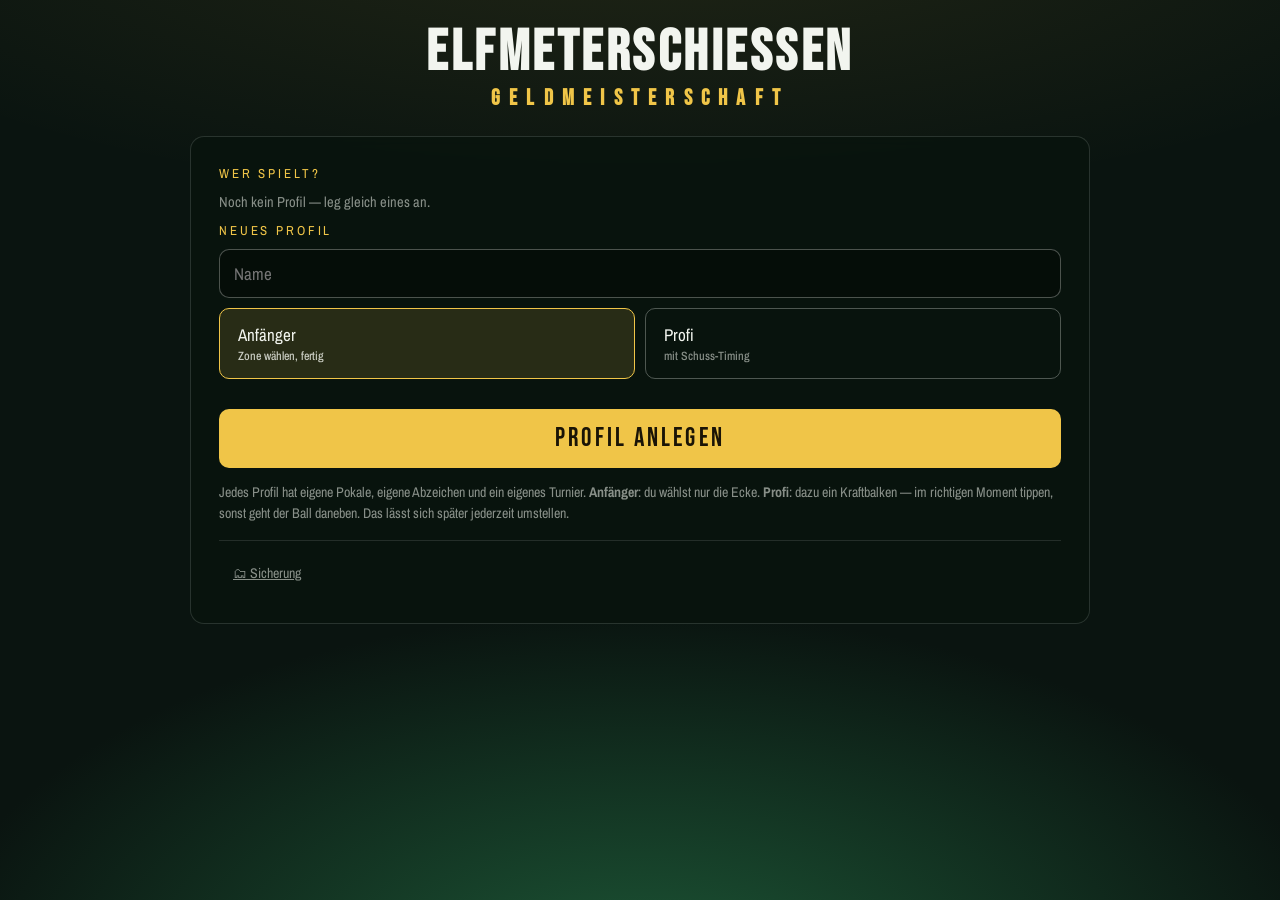
<file: index.html>
<!DOCTYPE html>
<html lang="de">
<head>
<meta charset="UTF-8">
<meta name="viewport" content="width=device-width, initial-scale=1.0">
<title>Elfmeterschiessen — Geldmeisterschaft</title>
<link rel="preconnect" href="https://fonts.googleapis.com">
<link href="https://fonts.googleapis.com/css2?family=Archivo+Narrow:wght@500;700&family=Bebas+Neue&display=swap" rel="stylesheet">
<link rel="stylesheet" href="css/style.css">
</head>
<body>
<div class="wrap">
  <h1>ELFMETERSCHIESSEN<span class="sub">GELDMEISTERSCHAFT</span></h1>

  <!-- ============ PROFILWAHL ============ -->
  <section id="scr-profil" class="screen active">
    <div class="setup-card">
      <div class="label">Wer spielt?</div>
      <div class="prof-liste" id="profListe"></div>

      <div class="prof-neu" id="profNeu">
        <div class="label">Neues Profil</div>
        <input class="prof-input" id="profName" type="text" maxlength="14"
               placeholder="Name" autocomplete="off">
        <div class="prof-modus">
          <button class="mode-btn sel" id="profAnf" type="button">
            Anfänger<small>Zone wählen, fertig</small>
          </button>
          <button class="mode-btn" id="profPro" type="button">
            Profi<small>mit Schuss-Timing</small>
          </button>
        </div>
        <button class="start-btn" id="profAnlegenBtn" type="button">PROFIL ANLEGEN</button>
      </div>

      <p class="hint">
        Jedes Profil hat eigene Pokale, eigene Abzeichen und ein eigenes Turnier.
        <b>Anfänger</b>: du wählst nur die Ecke. <b>Profi</b>: dazu ein Kraftbalken —
        im richtigen Moment tippen, sonst geht der Ball daneben. Das lässt sich
        später jederzeit umstellen.
      </p>

      <!-- Sicherung: Profile mitnehmen oder zurückholen -->
      <div class="sicher-box">
        <button class="link-btn" id="sicherAufBtn" type="button">🗂 Sicherung</button>
        <div class="sicher-inhalt" id="sicherInhalt" style="display:none">
          <p class="hint sicher-hint">
            Pokale und Abzeichen liegen nur in diesem Browser. Wer die
            Website-Daten löscht, verliert sie. Mit einer Sicherung nimmst du
            alles mit — auf ein anderes Gerät oder einfach zur Aufbewahrung.
          </p>
          <div class="sicher-reihe">
            <button class="start-btn schmal" id="sicherZeigenBtn" type="button">Sicherung erstellen</button>
            <button class="start-btn schmal hell" id="sicherLesenBtn" type="button">Sicherung einlesen</button>
          </div>

          <!-- Export -->
          <div class="sicher-teil" id="sicherExport" style="display:none">
            <div class="label">Deine Sicherung</div>
            <textarea class="sicher-feld" id="sicherAus" readonly rows="4"></textarea>
            <div class="sicher-reihe">
              <button class="start-btn schmal" id="sicherKopierBtn" type="button">Text kopieren</button>
              <button class="start-btn schmal hell" id="sicherDateiBtn" type="button">Als Datei speichern</button>
            </div>
            <p class="hint sicher-hint">
              Am einfachsten: <b>Text kopieren</b> und in eine Notiz oder Mail an
              dich selber einfügen. Zum Zurückholen denselben Text bei
              <b>Sicherung einlesen</b> einfügen.
            </p>
          </div>

          <!-- Import -->
          <div class="sicher-teil" id="sicherImport" style="display:none">
            <div class="label">Sicherung einlesen</div>
            <textarea class="sicher-feld" id="sicherEin" rows="4"
                      placeholder="Sicherungs-Text hier einfügen"></textarea>
            <div class="sicher-reihe">
              <button class="start-btn schmal" id="sicherStartBtn" type="button">Einlesen</button>
              <label class="start-btn schmal hell sicher-datei-btn">
                Datei wählen
                <input type="file" id="sicherDatei" accept=".json,application/json,text/plain">
              </label>
            </div>
            <p class="hint sicher-hint">
              Bestehende Profile bleiben erhalten. Gibt es einen Namen schon,
              kommt das eingelesene Profil als <b>Name (2)</b> dazu.
            </p>
          </div>

          <div class="sicher-meldung" id="sicherMeldung"></div>
        </div>
      </div>
    </div>
  </section>

  <!-- ============ VITRINE ============ -->
  <section id="scr-vitrine" class="screen">
    <div class="wm-kopf">
      <div class="wm-titel" id="vitTitel">Vitrine</div>
      <div class="wm-unter" id="vitUnter"></div>
    </div>
    <div class="vitrine" id="vitrine"></div>
    <div class="wm-links">
      <button class="link-btn" id="vitZurueckBtn" type="button">Zurück</button>
    </div>
  </section>

  <!-- ============ MEIN KADER ============ -->
  <section id="scr-kader" class="screen">
    <div class="wm-kopf">
      <div class="wm-titel">Mein Kader</div>
      <div class="wm-unter" id="kaderUnter"></div>
    </div>
    <div class="setup-card">
      <div class="label">Land wählen</div>
      <div class="flag-grid" id="kaderGrid"></div>

      <div class="label">Schussreihenfolge</div>
      <div class="kader-liste" id="kaderListe"></div>

      <div class="kader-aktion">
        <button class="link-btn" id="kaderStandardBtn" type="button">↺ Automatisch nach Stärke</button>
      </div>
      <p class="hint">
        Die <b>ersten fünf</b> schiessen im Normalfall — nur bei Sudden Death
        kommen die anderen dran. Mit <b>▲</b> und <b>▼</b> stellst du selber
        auf; das gilt für dieses Land und wird gespeichert. Kaufst du später
        einen Spieler dazu, rutscht er automatisch an seinen Platz.
      </p>
      <div class="wm-links">
        <button class="link-btn" id="kaderZurueckBtn" type="button">Zurück</button>
      </div>
    </div>
  </section>

  <!-- ============ TRANSFERMARKT ============ -->
  <section id="scr-markt" class="screen">
    <div class="wm-kopf">
      <div class="wm-titel">Transfermarkt</div>
      <div class="wm-unter" id="marktUnter"></div>
    </div>
    <div class="setup-card">
      <div class="label">Land wählen</div>
      <div class="flag-grid" id="marktGrid"></div>
      <div class="markt-liste" id="marktListe"></div>
      <div class="markt-meldung" id="marktMeldung"></div>
      <p class="hint">
        Die drei besten Schützen jedes Landes musst du freischalten. Preisgeld
        verdienst du in der Geldmeisterschaft — für jede Runde, die du erreichst.
        Hast du alle drei, kommt die <b>Legende</b> des Landes dazu: der beste
        Schütze überhaupt, und er schiesst als Erster.
      </p>
      <div class="wm-links">
        <button class="link-btn" id="marktZurueckBtn" type="button">Zurück</button>
      </div>
    </div>
  </section>

  <!-- ============ SETUP ============ -->
  <section id="scr-setup" class="screen">
    <div class="setup-card">
      <div class="prof-kopf">
        <div class="prof-wer" id="profWer"></div>
        <div class="prof-kopf-btn">
          <button class="link-btn" id="vitrineBtn" type="button">🏆 Vitrine</button>
          <button class="link-btn" id="kaderBtn" type="button">⚽ Mein Kader</button>
          <button class="link-btn" id="marktBtn" type="button">🛒 Transfermarkt</button>
          <button class="link-btn" id="modusBtn" type="button"></button>
          <button class="link-btn" id="profWechselBtn" type="button">Profil wechseln</button>
        </div>
      </div>

      <!-- Aufgabe von heute -->
      <div id="challBox"></div>

      <div class="label">Modus</div>
      <div class="mode-row">
        <button class="mode-btn sel" id="m2p" type="button">2 Spieler am gleichen Gerät</button>
        <button class="mode-btn" id="m1p" type="button">1 Spieler gegen Computer</button>
        <button class="mode-btn" id="mwm" type="button">Geldmeisterschaft 🏆</button>
        <button class="mode-btn" id="mwm2" type="button">Geldmeisterschaft zu zweit 🏆🏆</button>
      </div>

      <!-- Wer ist Spieler 2 im Turnier zu zweit? -->
      <div class="sp2-box" id="sp2Box" style="display:none">
        <div class="label">Spieler 2</div>
        <div class="sp2-liste" id="sp2Liste"></div>
      </div>

      <!-- Frage beim Start: gespeichertes Turnier weiterspielen? -->
      <div class="wm-frage" id="wmFrage" style="display:none">
        <div class="wm-frage-txt" id="wmFrageTxt"></div>
        <div class="wm-frage-btn">
          <button class="start-btn schmal" id="wmWeiterBtn" type="button">Turnier weiterspielen</button>
          <button class="start-btn schmal hell" id="wmNeuStartBtn" type="button">Neues Turnier</button>
        </div>
      </div>

      <div class="label" id="pickLbl">Länder wählen — zuerst Team 1, dann Team 2</div>
      <div class="flag-grid" id="grid"></div>

      <button class="start-btn" id="startBtn" type="button">ANSTOSS</button>

      <p class="hint">
        Ablauf pro Elfmeter: Der Torwart wählt verdeckt <b>3 Zonen</b> (Tasten 1–9, Nummernblock-Layout),
        danach wählt der Schütze <b>1 Zone</b>. Trifft der Schütze eine abgedeckte Zone, hält der Torwart —
        sonst ist es ein Tor. Klassisches Format: 5 Schüsse pro Team, danach Sudden Death.
        Jedes Land hat 11 Schützen: Sie kommen der Reihe nach — erst wenn alle geschossen
        haben, ist der erste wieder dran.
      </p>
    </div>
  </section>

  <!-- ============ SPIEL ============ -->
  <section id="scr-game" class="screen">
    <div class="wm-band" id="wmBand" style="display:none"></div>
    <div class="board">
      <div class="team">
        <div class="name" id="nameA"></div>
        <div class="ticks" id="ticksA"></div>
      </div>
      <div class="score"><span id="scoreA">0</span> : <span id="scoreB">0</span></div>
      <div class="team">
        <div class="name" id="nameB"></div>
        <div class="ticks" id="ticksB"></div>
      </div>
      <button class="snd-btn" id="sndBtn" type="button" title="Sound an/aus">🔊</button>
    </div>

    <div class="status">
      <div class="who" id="stWho"></div>
      <div class="what" id="stWhat"></div>
      <div class="secret" id="secret" style="display:none"><span></span><span></span><span></span></div>
      <div class="serie-anz" id="serieAnz" style="display:none"></div>
    </div>

    <div class="pitch">
     <!-- Die Szene liegt in zwei Ebenen mit echtem Abstand in der Tiefe:
          "fern" sind Ränge und Flutlicht, "nah" Rasen, Tor und Figuren.
          Beim Kameraschwenk entsteht dadurch echte Parallaxe. -->
     <div class="szene" id="szene">
      <div class="szene-atem" id="szeneAtem">

      <!-- ======== EBENE FERN: Ränge und Flutlicht ======== -->
      <svg class="lage-fern" id="goalBg" viewBox="0 0 600 400" aria-hidden="true">
        <defs>
          <linearGradient id="sky" x1="0" y1="0" x2="0" y2="1">
            <stop offset="0" stop-color="#060d09"/>
            <stop offset="1" stop-color="#0d2417"/>
          </linearGradient>
          <radialGradient id="lampenhalo" cx="0.5" cy="0.5" r="0.5">
            <stop offset="0" stop-color="rgba(255,250,225,.55)"/>
            <stop offset="0.5" stop-color="rgba(255,244,200,.16)"/>
            <stop offset="1" stop-color="rgba(255,244,200,0)"/>
          </radialGradient>
        </defs>
        <rect x="0" y="0" width="600" height="252" fill="url(#sky)"/>
        <rect x="0" y="0" width="600" height="128" fill="#0c1812"/>
        <g id="crowd"></g>

        <!-- Flutlicht-Masten mit Lampenbänken und Lichtkegeln -->
        <g class="flutlicht">
          <polygon points="70,0 10,0 190,150 230,150" fill="rgba(255,246,214,.06)"/>
          <polygon points="530,0 590,0 410,150 370,150" fill="rgba(255,246,214,.06)"/>
          <polygon points="196,0 168,0 250,120 276,120" fill="rgba(255,246,214,.035)"/>
          <polygon points="404,0 432,0 350,120 324,120" fill="rgba(255,246,214,.035)"/>
          <ellipse cx="40" cy="14" rx="46" ry="26" fill="url(#lampenhalo)"/>
          <ellipse cx="560" cy="14" rx="46" ry="26" fill="url(#lampenhalo)"/>
          <ellipse cx="182" cy="12" rx="30" ry="17" fill="url(#lampenhalo)"/>
          <ellipse cx="418" cy="12" rx="30" ry="17" fill="url(#lampenhalo)"/>
          <!-- Lampenbänke etwas unter dem Rand: die ferne Ebene ist leicht
               überskaliert, oben am Rand würden sie angeschnitten -->
          <g fill="#fffbe8">
            <rect x="16" y="9" width="9" height="6" rx="2"/><rect x="28" y="9" width="9" height="6" rx="2"/>
            <rect x="40" y="9" width="9" height="6" rx="2"/><rect x="52" y="9" width="9" height="6" rx="2"/>
            <rect x="539" y="9" width="9" height="6" rx="2"/><rect x="551" y="9" width="9" height="6" rx="2"/>
            <rect x="563" y="9" width="9" height="6" rx="2"/><rect x="575" y="9" width="9" height="6" rx="2"/>
            <rect x="172" y="8" width="8" height="5" rx="2"/><rect x="184" y="8" width="8" height="5" rx="2"/>
            <rect x="408" y="8" width="8" height="5" rx="2"/><rect x="420" y="8" width="8" height="5" rx="2"/>
          </g>
        </g>
      </svg>

      <!-- ======== EBENE NAH: Rasen, Tor, Figuren ======== -->
      <svg id="goal" viewBox="0 0 600 400" aria-label="Tor mit 9 Zonen">
        <defs>
          <linearGradient id="grass" x1="0" y1="0" x2="0" y2="1">
            <stop offset="0" stop-color="#1a4f31"/>
            <stop offset="1" stop-color="#236842"/>
          </linearGradient>
          <linearGradient id="gJersey" x1="0" y1="0" x2="0.85" y2="1">
            <stop offset="0" id="gJ1" stop-color="#ffd96a"/>
            <stop offset="1" id="gJ2" stop-color="#b8901f"/>
          </linearGradient>
          <linearGradient id="gKeep" x1="0" y1="0" x2="0.85" y2="1">
            <stop offset="0" stop-color="#3fd0bd"/>
            <stop offset="1" stop-color="#177568"/>
          </linearGradient>
          <!-- Flutlicht: Lichtteppich auf dem Rasen -->
          <radialGradient id="lichtpool" cx="0.5" cy="0.5" r="0.5">
            <stop offset="0" stop-color="rgba(255,246,214,.16)"/>
            <stop offset="0.55" stop-color="rgba(255,246,214,.07)"/>
            <stop offset="1" stop-color="rgba(255,246,214,0)"/>
          </radialGradient>
        </defs>

        <!-- Rasen -->
        <rect x="0" y="250" width="600" height="150" fill="url(#grass)"/>
        <polygon points="0,290 600,290 600,322 0,322" fill="rgba(0,0,0,.07)"/>
        <polygon points="0,354 600,354 600,400 0,400" fill="rgba(0,0,0,.07)"/>
        <line x1="40" y1="400" x2="120" y2="252" stroke="rgba(242,245,239,.06)" stroke-width="2"/>
        <line x1="560" y1="400" x2="480" y2="252" stroke="rgba(242,245,239,.06)" stroke-width="2"/>
        <rect x="0" y="250" width="600" height="3" fill="rgba(242,245,239,.55)"/>
        <!-- Lichtteppich des Flutlichts auf dem Rasen -->
        <ellipse class="flutlicht" cx="300" cy="322" rx="300" ry="82" fill="url(#lichtpool)"/>
        <ellipse cx="300" cy="346" rx="7" ry="3.5" fill="rgba(242,245,239,.8)"/>

        <!-- Tor-Tiefe -->
        <g opacity=".9">
          <polygon points="65,25 122,62 122,250 65,252" fill="rgba(242,245,239,.045)"/>
          <polygon points="535,25 478,62 478,250 535,252" fill="rgba(242,245,239,.045)"/>
          <polygon points="65,25 535,25 478,62 122,62" fill="rgba(242,245,239,.05)"/>
          <line x1="65" y1="25" x2="122" y2="62" stroke="rgba(242,245,239,.35)" stroke-width="2"/>
          <line x1="535" y1="25" x2="478" y2="62" stroke="rgba(242,245,239,.35)" stroke-width="2"/>
          <line x1="122" y1="62" x2="478" y2="62" stroke="rgba(242,245,239,.3)" stroke-width="2"/>
          <line x1="122" y1="62" x2="122" y2="250" stroke="rgba(242,245,239,.25)" stroke-width="2"/>
          <line x1="478" y1="62" x2="478" y2="250" stroke="rgba(242,245,239,.25)" stroke-width="2"/>
        </g>
        <g id="net"></g>

        <!-- Pfosten/Latte -->
        <rect x="60" y="20" width="10" height="232" rx="4" fill="#f2f5ef"/>
        <rect x="530" y="20" width="10" height="232" rx="4" fill="#f2f5ef"/>
        <rect x="60" y="20" width="480" height="10" rx="4" fill="#f2f5ef"/>

        <!-- Zonen -->
        <g id="zones"></g>

        <!-- Zielkreuz: erscheint, wenn der Schütze zielt.
             Ab Halbfinal und bei Matchball wackelt es (Anspannung). -->
        <g id="zielkreuz" transform="translate(300,122)" style="display:none">
          <g class="zk-inner">
            <circle r="17" fill="none" stroke="rgba(240,197,72,.8)" stroke-width="2"/>
            <circle r="27" fill="none" stroke="rgba(240,197,72,.28)" stroke-width="1.5"/>
            <line x1="-34" y1="0" x2="-21" y2="0" stroke="rgba(240,197,72,.8)" stroke-width="2"/>
            <line x1="21" y1="0" x2="34" y2="0" stroke="rgba(240,197,72,.8)" stroke-width="2"/>
            <line x1="0" y1="-34" x2="0" y2="-21" stroke="rgba(240,197,72,.8)" stroke-width="2"/>
            <line x1="0" y1="21" x2="0" y2="34" stroke="rgba(240,197,72,.8)" stroke-width="2"/>
            <circle r="2.4" fill="rgba(240,197,72,.9)"/>
          </g>
        </g>

        <!-- Torwart (Frontansicht) -->
        <g id="keeper" class="sway">
          <g id="keeperFlagG" transform="translate(289.5,135) scale(0.7)"></g>
          <ellipse cx="300" cy="251" rx="21" ry="5" fill="rgba(0,0,0,.32)"/>
          <!-- Beine: Stutzen + Schuhe -->
          <line x1="294" y1="226" x2="291" y2="245" stroke="#177568" stroke-width="7.5" stroke-linecap="round"/>
          <line x1="306" y1="226" x2="309" y2="245" stroke="#177568" stroke-width="7.5" stroke-linecap="round"/>
          <ellipse cx="289" cy="248" rx="7" ry="4" fill="#111"/>
          <ellipse cx="311" cy="248" rx="7" ry="4" fill="#111"/>
          <!-- Hose -->
          <path d="M289 214 q11 4 22 0 l1 12 q-4 3 -8 0 l-4 -6 -4 6 q-4 3 -8 0 z" fill="#143832"/>
          <!-- Oberkörper -->
          <path d="M287 181 q13 -9 26 0 l2 34 q-15 6 -30 0 z" fill="url(#gKeep)" stroke="#0e4d44" stroke-width=".6"/>
          <ellipse cx="294" cy="195" rx="6" ry="11" fill="#fff" opacity=".09" transform="rotate(-14 294 195)"/>
          <text class="kitnum" x="300" y="206" text-anchor="middle" font-size="14" fill="#06322b">1</text>
          <!-- Arme: Trikot + Unterarm + Handschuhe -->
          <line x1="291" y1="187" x2="280" y2="198" stroke="#2bb3a3" stroke-width="7.5" stroke-linecap="round"/>
          <line x1="309" y1="187" x2="320" y2="198" stroke="#2bb3a3" stroke-width="7.5" stroke-linecap="round"/>
          <line x1="280" y1="198" x2="269" y2="208" stroke="#d9a06e" stroke-width="6" stroke-linecap="round"/>
          <line x1="320" y1="198" x2="331" y2="208" stroke="#d9a06e" stroke-width="6" stroke-linecap="round"/>
          <circle cx="267" cy="210" r="6" fill="#ececec" stroke="#999" stroke-width=".8"/>
          <circle cx="333" cy="210" r="6" fill="#ececec" stroke="#999" stroke-width=".8"/>
          <!-- Kopf -->
          <rect x="296" y="176" width="8" height="6" rx="2" fill="#d9a06e"/>
          <circle cx="300" cy="168" r="11" fill="#d9a06e"/>
          <path d="M289 165 q11 -10 22 0 l0 -5 q-11 -9 -22 0 z" fill="#2c2c2c"/>
          <circle cx="296" cy="168" r="1.3" fill="#222"/>
          <circle cx="304" cy="168" r="1.3" fill="#222"/>
        </g>

        <!-- Flitzer -->
        <g id="streaker">
          <g>
            <ellipse cx="0" cy="334" rx="15" ry="4" fill="rgba(0,0,0,.3)"/>
            <circle cx="0" cy="288" r="9" fill="#e8b88a"/>
            <path d="M-9 285 q9 -8 18 0 l0 -4 q-9 -7 -18 0 z" fill="#3a2a1a"/>
            <line class="armA" x1="-4" y1="300" x2="-16" y2="316" stroke="#e8b88a" stroke-width="6" stroke-linecap="round"/>
            <line class="armB" x1="4" y1="300" x2="16" y2="316" stroke="#e8b88a" stroke-width="6" stroke-linecap="round"/>
            <rect x="-8" y="296" width="16" height="22" rx="7" fill="#e8b88a"/>
            <rect x="-11" y="313" width="22" height="8" rx="3" fill="#111"/>
            <line class="legA" x1="-4" y1="320" x2="-9" y2="333" stroke="#e8b88a" stroke-width="7" stroke-linecap="round"/>
            <line class="legB" x1="4" y1="320" x2="9" y2="333" stroke="#e8b88a" stroke-width="7" stroke-linecap="round"/>
          </g>
        </g>

        <!-- Schütze (Rückenansicht) -->
        <g id="shooter">
          <g id="shooterFlagG" transform="translate(317.5,231) scale(0.7)"></g>
          <text id="shName" class="figname" x="328" y="376" text-anchor="middle"></text>
          <ellipse cx="328" cy="359" rx="25" ry="6" fill="rgba(0,0,0,.32)"/>
          <!-- Bein links: Oberschenkel (Haut), Stutzen, Schuh -->
          <line id="shThighL" x1="322" y1="322" x2="317" y2="336" stroke="#e8b88a" stroke-width="8" stroke-linecap="round"/>
          <line id="shSockL" x1="317" y1="336" x2="312" y2="353" stroke="#1c2f55" stroke-width="7" stroke-linecap="round"/>
          <ellipse cx="310" cy="356" rx="7" ry="4" fill="#111"/>
          <!-- Bein rechts (Schussbein) -->
          <g id="legR">
            <line id="shThighR" x1="334" y1="322" x2="339" y2="336" stroke="#e8b88a" stroke-width="8" stroke-linecap="round"/>
            <line id="shSockR" x1="339" y1="336" x2="343" y2="351" stroke="#1c2f55" stroke-width="7" stroke-linecap="round"/>
            <ellipse cx="345" cy="353" rx="7" ry="4" fill="#111"/>
          </g>
          <!-- Hose -->
          <path id="shShorts" d="M312 311 q16 6 32 0 l-2 14 q-5 4 -10 1 l-4 -7 -4 7 q-5 3 -10 -1 z" fill="#1c2f55"/>
          <!-- Oberkörper mit Rückennummer -->
          <path id="shBody" d="M310 284 q18 -10 36 0 l-2 30 q-16 7 -32 0 z" fill="url(#gJersey)" stroke="rgba(0,0,0,.25)" stroke-width=".6"/>
          <ellipse cx="319" cy="296" rx="7" ry="13" fill="#fff" opacity=".10" transform="rotate(-15 319 296)"/>
          <text id="shNum" class="kitnum" x="328" y="308" text-anchor="middle" font-size="16" fill="#fff"></text>
          <!-- Arme: Ärmel (Trikot) + Unterarm (Haut) -->
          <g id="shArmLg">
            <line id="shSleeveL" x1="313" y1="288" x2="306" y2="299" stroke="#f0c548" stroke-width="8" stroke-linecap="round"/>
            <line id="shForeL" x1="306" y1="299" x2="300" y2="313" stroke="#e8b88a" stroke-width="6" stroke-linecap="round"/>
          </g>
          <g id="shArmRg">
            <line id="shSleeveR" x1="343" y1="288" x2="350" y2="299" stroke="#f0c548" stroke-width="8" stroke-linecap="round"/>
            <line id="shForeR" x1="350" y1="299" x2="356" y2="311" stroke="#e8b88a" stroke-width="6" stroke-linecap="round"/>
          </g>
          <!-- Kopf (Hinterkopf), Ohren, Haare -->
          <rect x="324" y="276" width="8" height="6" rx="2" fill="#e8b88a"/>
          <circle id="shHead" cx="328" cy="268" r="12" fill="#e8b88a"/>
          <circle id="shEarL" cx="316.5" cy="269" r="2.6" fill="#e8b88a"/>
          <circle id="shEarR" cx="339.5" cy="269" r="2.6" fill="#e8b88a"/>
          <g id="shHair"></g>
        </g>

        <g id="fx"></g>
      </svg>

      <!-- Ball und Schatten liegen in derselben Ebene wie das Tor,
           damit sie den Kameraschwenk mitmachen -->
      <div class="ballshadow" id="ballshadow"></div>
      <div class="ball" id="ball"></div>
      </div><!-- /szene-atem — die Randabdunklung liegt als ::after darüber -->
     </div><!-- /szene -->

      <div class="banner" id="banner"></div>

      <!-- Kraftbalken im Profi-Modus: im grünen Feld stoppen -->
      <div class="kraft" id="kraft" style="display:none">
        <div class="kraft-titel" id="kraftTitel">Jetzt tippen!</div>
        <div class="kraft-skala">
          <div class="kraft-feld rot"></div>
          <div class="kraft-feld gelb"></div>
          <div class="kraft-feld gruen"></div>
          <div class="kraft-feld gelb"></div>
          <div class="kraft-feld rot"></div>
          <div class="kraft-marke" id="kraftMarke"></div>
        </div>
        <div class="kraft-hilfe">Grün = perfekt · Rot = daneben</div>
      </div>

      <button class="next-btn" id="nextBtn" type="button">Weiter ⏎</button>
    </div>

    <p class="keys-hint">
      Zonen-Tasten (Nummernblock-Layout): <b>7 8 9</b> oben · <b>4 5 6</b> Mitte · <b>1 2 3</b> unten —
      Zahlenreihe funktioniert ebenfalls. Klick/Tipp auf eine Zone geht auch (Torwart: besser Tastatur, verdeckt).
    </p>
  </section>

  <!-- ============ SIEGER ============ -->
  <section id="scr-win" class="screen">
    <div class="winner" id="winnerBox">
      <div class="flag" id="winFlag"></div>
      <div class="wname" id="winName"></div>
      <div class="siu" id="siuText" style="display:none">SIUUUUU!</div>
      <div id="winFigBox">
        <svg id="winFig" viewBox="0 0 200 220"></svg>
      </div>
      <div class="winplayer" id="winPlayer"></div>
      <div class="wscore" id="winScore"></div>
      <button class="again-btn show" id="againBtn" type="button">Neues Spiel</button>
    </div>
  </section>

  <!-- ============ TURNIERBAUM ============ -->
  <section id="scr-wm" class="screen">
    <div class="wm-kopf">
      <div class="wm-titel" id="wmTitel">Geldmeisterschaft</div>
      <div class="wm-unter" id="wmUnter"></div>
    </div>
    <div class="baum-scroll"><div class="baum" id="baum"></div></div>
    <div class="wm-aktion">
      <button class="start-btn" id="wmSpielBtn" type="button">ANSTOSS</button>
      <div class="wm-links">
        <button class="link-btn" id="wmNeuBtn" type="button">Neues Turnier</button>
        <button class="link-btn" id="wmMenuBtn" type="button">Hauptmenü</button>
      </div>
    </div>
  </section>

  <!-- ============ POKALÜBERGABE ============ -->
  <section id="scr-pokal" class="screen">
    <div class="pokal-buehne" id="pokalBuehne">
      <div class="pokal-jubel">WELTMEISTER!</div>
      <div class="flag" id="pokalFlag"></div>
      <div class="wname" id="pokalName"></div>
      <div class="pokal-szene" id="pokalSzene"></div>
      <div class="winplayer" id="pokalPlayer"></div>
      <div class="wscore" id="pokalWeg"></div>
      <button class="again-btn show" id="pokalNeuBtn" type="button">Neues Turnier</button>
      <button class="link-btn" id="pokalMenuBtn" type="button">Hauptmenü</button>
    </div>
  </section>

  <!-- ============ AUSGESCHIEDEN ============ -->
  <section id="scr-aus" class="screen">
    <div class="trost">
      <div class="trost-titel" id="ausTitel"></div>
      <div class="flag" id="ausFlag"></div>
      <div class="wname" id="ausName"></div>
      <div class="trost-txt" id="ausTxt"></div>
      <div class="trost-weg" id="ausWeg"></div>
      <div class="trost-wm" id="ausWM"></div>
      <button class="again-btn show" id="ausBaumBtn" type="button">Turnierbaum anschauen</button>
      <button class="link-btn" id="ausNeuBtn" type="button">Neues Turnier</button>
      <button class="link-btn" id="ausMenuBtn" type="button">Hauptmenü</button>
    </div>
  </section>
</div>

<!-- Einblendung für neue Abzeichen -->
<div class="az-toast" id="abzeichenToast"></div>

<!-- Ladereihenfolge ist relevant: core → daten → ton → figuren → effekte → profil → turnier → spiel -->
<script src="js/core.js"></script>
<script src="js/teams.js"></script>
<script src="js/audio.js"></script>
<script src="js/figuren.js"></script>
<script src="js/effekte.js"></script>
<script src="js/profil.js"></script>
<script src="js/turnier.js"></script>
<script src="js/turnier2.js"></script>
<script src="js/game.js"></script>
</body>
</html>
</file>
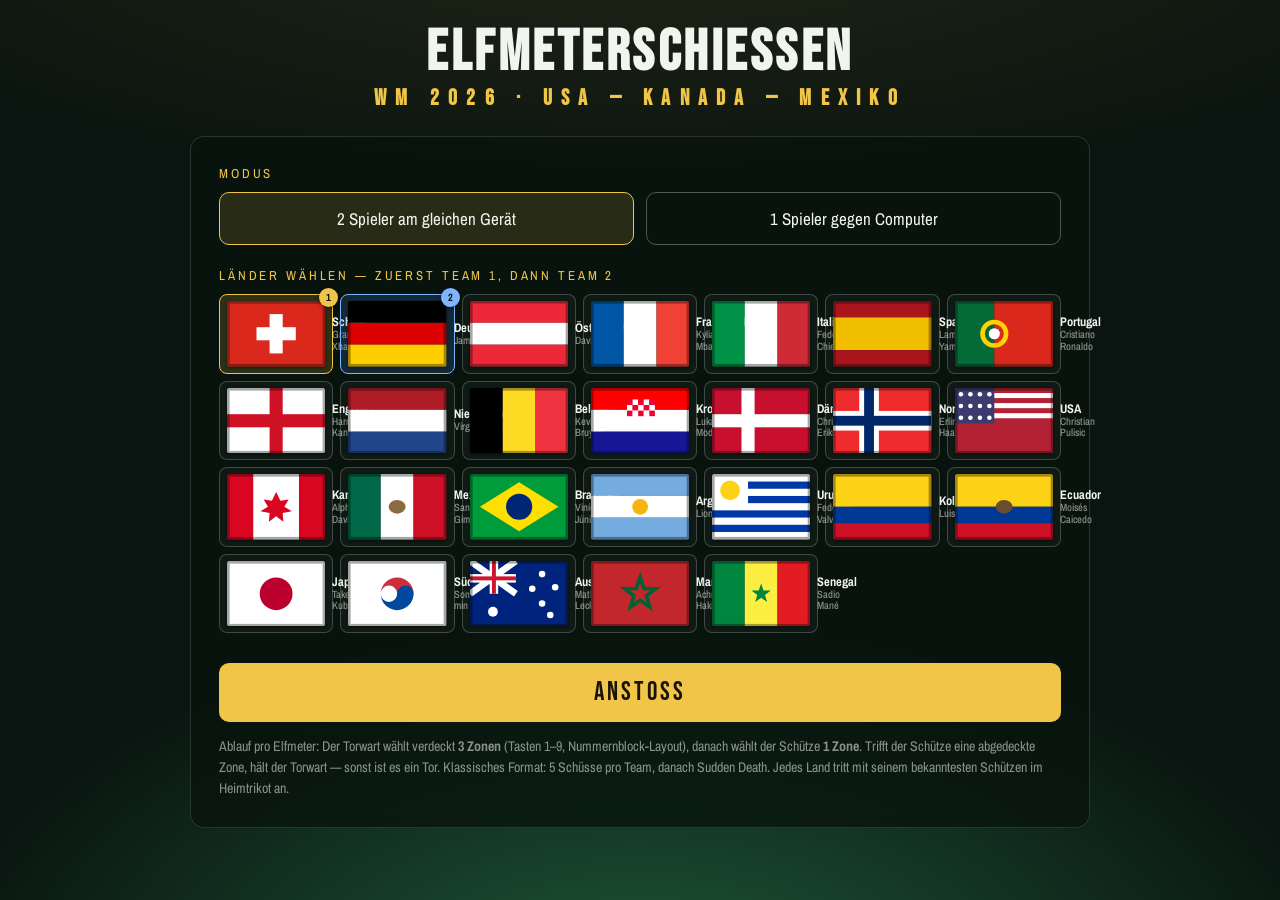
<file: archiv/elfmeterschiessen-wm2026_8.html>
<!DOCTYPE html>
<html lang="de">
<head>
<meta charset="UTF-8">
<meta name="viewport" content="width=device-width, initial-scale=1.0">
<title>Elfmeterschiessen — WM 2026</title>
<link rel="preconnect" href="https://fonts.googleapis.com">
<link href="https://fonts.googleapis.com/css2?family=Archivo+Narrow:wght@500;700&family=Bebas+Neue&display=swap" rel="stylesheet">
<style>
:root{
  --nacht:#0a1410;
  --rasen-hell:#1d5837;
  --kreide:#f2f5ef;
  --kreide-dim:rgba(242,245,239,.55);
  --gold:#f0c548;
  --rot:#e05548;
  --gruen:#4cd97b;
  --netz:rgba(242,245,239,.22);
  --panel:rgba(8,20,14,.78);
}
*{margin:0;padding:0;box-sizing:border-box}
html,body{height:100%}
body{
  font-family:"Archivo Narrow",system-ui,sans-serif;
  background:
    radial-gradient(ellipse 120% 55% at 50% -10%, rgba(240,197,72,.10), transparent 60%),
    radial-gradient(ellipse 80% 60% at 50% 110%, var(--rasen-hell), transparent 70%),
    var(--nacht);
  color:var(--kreide);
  min-height:100%;
  display:flex;align-items:flex-start;justify-content:center;
  padding:24px 16px 48px;
}
.wrap{width:100%;max-width:900px}
h1{
  font-family:"Bebas Neue",sans-serif;
  font-size:clamp(34px,6vw,58px);
  letter-spacing:.06em;line-height:1;text-align:center;
}
h1 .sub{display:block;font-size:.38em;letter-spacing:.42em;color:var(--gold);margin-top:6px}
.screen{display:none}
.screen.active{display:block}
.flag-svg{display:block;flex:none;border-radius:2.5px;box-shadow:0 1px 3px rgba(0,0,0,.4)}

/* ---------- Setup ---------- */
.setup-card{
  background:var(--panel);
  border:1px solid rgba(242,245,239,.14);
  border-radius:14px;padding:28px;margin-top:26px;
  backdrop-filter:blur(4px);
}
.label{font-size:13px;letter-spacing:.22em;text-transform:uppercase;color:var(--gold);margin:22px 0 10px}
.label:first-child{margin-top:0}
.mode-row{display:flex;gap:12px;flex-wrap:wrap}
.mode-btn{
  flex:1;min-width:200px;background:transparent;color:var(--kreide);
  border:1px solid rgba(242,245,239,.3);border-radius:10px;padding:14px 18px;
  font:inherit;font-size:17px;cursor:pointer;transition:border-color .15s, background .15s;
}
.mode-btn:hover{border-color:var(--gold)}
.mode-btn.sel{background:rgba(240,197,72,.14);border-color:var(--gold)}
.team-row{display:flex;gap:18px;flex-wrap:wrap}
.team-col{flex:1;min-width:260px}
.flag-grid{
  display:grid;grid-template-columns:repeat(auto-fill,minmax(102px,1fr));
  gap:7px;
}
.flag-card{
  position:relative;display:flex;align-items:center;gap:7px;padding:6px 7px;
  border:1px solid rgba(242,245,239,.22);border-radius:8px;cursor:pointer;
  background:rgba(242,245,239,.03);
  transition:border-color .12s, background .12s;
}
.flag-card:hover{border-color:rgba(240,197,72,.6)}
.flag-card.selA{border-color:var(--gold);background:rgba(240,197,72,.16)}
.flag-card.selB{border-color:#7fb4ff;background:rgba(77,141,240,.18)}
.flag-card span{font-size:12.5px;line-height:1.12;font-weight:700}
.flag-card small{display:block;font-weight:500;color:var(--kreide-dim);font-size:10.5px}
.flag-card .badge{
  position:absolute;top:-7px;right:-6px;width:19px;height:19px;border-radius:50%;
  display:none;align-items:center;justify-content:center;
  font-size:10.5px;font-weight:700;color:#101010;
  box-shadow:0 1px 4px rgba(0,0,0,.5);
}
.flag-card.selA .badge{background:var(--gold)}
.flag-card.selB .badge{background:#7fb4ff}
.start-btn{
  display:block;width:100%;margin-top:30px;
  font-family:"Bebas Neue",sans-serif;font-size:26px;letter-spacing:.12em;
  background:var(--gold);color:#1a1406;border:none;border-radius:10px;
  padding:14px;cursor:pointer;
}
.start-btn:hover{filter:brightness(1.08)}
.hint{font-size:14px;color:var(--kreide-dim);margin-top:14px;line-height:1.5}

/* ---------- Scoreboard ---------- */
.board{
  display:flex;align-items:center;justify-content:center;gap:14px;
  background:var(--panel);border:1px solid rgba(242,245,239,.14);
  border-radius:12px;padding:10px 14px;margin:14px 0 6px;
  flex-wrap:wrap;position:relative;
}
.board .team{flex:1;min-width:170px;text-align:center}
.board .team .name{
  font-size:16px;font-weight:700;
  display:flex;align-items:center;justify-content:center;gap:8px;
}
.board .score{
  font-family:"Bebas Neue",sans-serif;font-size:36px;line-height:1;
  color:var(--gold);min-width:56px;text-align:center;
}
.board .score.pop{animation:spop .4s cubic-bezier(.2,1.4,.4,1)}
@keyframes spop{40%{transform:scale(1.3)}}
.snd-btn{
  position:absolute;right:10px;top:10px;
  background:transparent;border:1px solid rgba(242,245,239,.3);
  border-radius:8px;color:var(--kreide);font-size:16px;
  width:38px;height:34px;cursor:pointer;
}
.snd-btn:hover{border-color:var(--gold)}
.ticks{display:flex;gap:6px;justify-content:center;margin-top:6px;flex-wrap:wrap}
.tick{
  width:18px;height:18px;border-radius:50%;
  border:1.5px solid rgba(242,245,239,.4);
  display:flex;align-items:center;justify-content:center;
  font-size:12px;font-weight:700;
}
.tick.goal{background:var(--gold);border-color:var(--gold);color:#1a1406}
.tick.fail{background:rgba(224,85,72,.25);border-color:var(--rot);color:var(--rot)}
.tick.now{border-color:var(--kreide);box-shadow:0 0 0 2px rgba(242,245,239,.25)}

/* ---------- Status ---------- */
.status{
  display:flex;align-items:center;justify-content:center;gap:12px;flex-wrap:wrap;
  min-height:34px;margin:4px 0 2px;text-align:center;
}
.status .who{
  font-family:"Bebas Neue",sans-serif;font-size:21px;letter-spacing:.06em;
  display:flex;align-items:center;gap:8px;
}
.status .what{font-size:14.5px;color:var(--kreide-dim)}
.secret{display:inline-flex;gap:8px;vertical-align:middle}
.secret span{
  width:26px;height:26px;border-radius:6px;
  border:1px dashed rgba(242,245,239,.45);
  display:inline-flex;align-items:center;justify-content:center;
  font-size:16px;color:var(--gold);
}

/* ---------- Szene ---------- */
.pitch{position:relative;margin:4px auto 0;max-width:640px;overflow:hidden;border-radius:10px}
.pitch.shake{animation:pshake .4s}
@keyframes pshake{
  0%,100%{transform:translate(0,0)}
  20%{transform:translate(-5px,3px)}
  40%{transform:translate(4px,-2px)}
  60%{transform:translate(-3px,2px)}
  80%{transform:translate(2px,-1px)}
}
svg{display:block;width:100%;height:auto}
.zone{fill:transparent;stroke:var(--netz);stroke-width:1;cursor:pointer}
.zone:hover{fill:rgba(242,245,239,.06)}
.zone.kept{fill:rgba(240,197,72,.26)}
.zone.hit{
  fill:rgba(76,217,123,.55);stroke:var(--gruen);stroke-width:2.5;
  animation:zoneflash .9s ease-out;
}
.zone.shot-stop{fill:rgba(224,85,72,.45);stroke:var(--rot);stroke-width:2}
@keyframes zoneflash{0%{fill:rgba(110,255,160,.95)}100%{fill:rgba(76,217,123,.55)}}
.zone-num{
  font-family:"Bebas Neue",sans-serif;font-size:15px;
  fill:rgba(242,245,239,.45);pointer-events:none;
}
.camflash{animation:cflash linear infinite;opacity:0}
@keyframes cflash{0%,93%{opacity:0}95%{opacity:.95}100%{opacity:0}}

#net{transform-box:fill-box;transform-origin:50% 60%}
#net.bulge{animation:netbulge .5s ease-out}
@keyframes netbulge{
  30%{transform:translateY(4px) scale(1.012,1.035)}
  60%{transform:translateY(1px) scale(1.004,1.012)}
  100%{transform:none}
}

/* Torwart */
#keeper{
  transform-box:fill-box;transform-origin:center;
  transition:transform .42s cubic-bezier(.22,.95,.36,1.04);
  pointer-events:none;
}
#keeper.sway{animation:ksway 1.7s ease-in-out infinite}
@keyframes ksway{
  0%,100%{transform:translateX(-8px) translateY(0)}
  25%{transform:translateX(0) translateY(2px)}
  50%{transform:translateX(8px) translateY(0)}
  75%{transform:translateX(0) translateY(2px)}
}

/* Schütze */
#shooter{
  transform-box:fill-box;transform-origin:50% 92%;
  transform:translate(70px,3px);pointer-events:none;
}
#shooter.run{animation:runup .55s ease-in forwards}
@keyframes runup{
  0%  {transform:translate(70px,3px)}
  18% {transform:translate(56px,-1px) rotate(-2deg)}
  38% {transform:translate(42px,3px) rotate(-3deg)}
  58% {transform:translate(27px,-1px) rotate(-4deg)}
  78% {transform:translate(13px,3px) rotate(-5deg)}
  100%{transform:translate(0px,2px) rotate(-8deg)}
}
#shooter.joy{animation:joy 1s ease-in-out 1 both}
@keyframes joy{
  0%{transform:translate(0,2px)}
  22%{transform:translate(0,-15px)}
  46%{transform:translate(0,2px)}
  68%{transform:translate(0,-9px)}
  100%{transform:translate(0,2px)}
}
#legR{transform-box:fill-box;transform-origin:50% 4%;transition:transform .12s ease-out}
#shArmLg,#shArmRg{transform-box:fill-box;transition:transform .28s cubic-bezier(.3,1.3,.5,1)}
#shArmLg{transform-origin:100% 0%}
#shArmRg{transform-origin:0% 0%}
#shooter.celebrate #shArmLg{transform:rotate(160deg)}
#shooter.celebrate #shArmRg{transform:rotate(-160deg)}
.figname{
  font-family:"Archivo Narrow",sans-serif;font-size:12px;font-weight:700;
  fill:rgba(242,245,239,.85);pointer-events:none;
}
.kitnum{font-family:"Bebas Neue",sans-serif;pointer-events:none}

/* Flitzer */
#streaker{opacity:0;pointer-events:none}
#streaker.go{opacity:1;animation:streak 2.5s linear forwards}
@keyframes streak{from{transform:translateX(-70px)}to{transform:translateX(680px)}}
#streaker .legA,#streaker .legB,#streaker .armA,#streaker .armB{transform-box:fill-box;transform-origin:top center}
#streaker.go .legA{animation:limb .2s ease-in-out infinite alternate}
#streaker.go .legB{animation:limb .2s ease-in-out infinite alternate-reverse}
#streaker.go .armA{animation:limbS .2s ease-in-out infinite alternate-reverse}
#streaker.go .armB{animation:limbS .2s ease-in-out infinite alternate}
@keyframes limb{from{transform:rotate(-32deg)}to{transform:rotate(32deg)}}
@keyframes limbS{from{transform:rotate(-22deg)}to{transform:rotate(22deg)}}

/* Staub */
.dust{transform-box:fill-box;animation:dustp .55s ease-out forwards}
@keyframes dustp{from{opacity:.55}to{opacity:0;transform:translateY(-9px) scale(2.2)}}

/* Ball + Schatten */
.ball{
  position:absolute;width:30px;height:30px;border-radius:50%;
  background:radial-gradient(circle at 32% 30%, #ffffff 0 35%, #c9cdc6 70%, #8e948c 100%);
  box-shadow:0 3px 8px rgba(0,0,0,.45), inset -3px -4px 6px rgba(0,0,0,.25);
  transform:translate(-50%,-50%);
  pointer-events:none;opacity:0;z-index:3;
}
.ball.live{opacity:1}
.ballshadow{
  position:absolute;width:26px;height:9px;border-radius:50%;
  background:rgba(0,0,0,.4);filter:blur(2px);
  transform:translate(-50%,-50%);
  pointer-events:none;opacity:0;z-index:2;
}

/* ---------- Konfetti ---------- */
.confetti{position:absolute;inset:0;overflow:hidden;pointer-events:none;z-index:4}
.confetti span{
  position:absolute;top:-22px;width:9px;height:15px;border-radius:2px;opacity:.95;
  animation:fall linear forwards;
}
@keyframes fall{to{transform:translateY(480px) rotate(740deg);opacity:.75}}

/* ---------- Resultat-Banner ---------- */
.banner{
  position:absolute;top:8px;left:0;right:0;z-index:5;
  text-align:center;pointer-events:none;
  font-family:"Bebas Neue",sans-serif;font-size:clamp(26px,5vw,40px);
  letter-spacing:.1em;text-shadow:0 2px 12px rgba(0,0,0,.75);
}
.banner.pop{animation:bpop .5s cubic-bezier(.2,1.5,.4,1)}
@keyframes bpop{0%{transform:scale(.3);opacity:0}70%{transform:scale(1.12)}100%{transform:scale(1);opacity:1}}
.banner.goal{color:var(--gruen)}
.banner.stop{color:var(--rot)}

.next-btn{
  display:none;position:absolute;bottom:10px;left:50%;transform:translateX(-50%);
  z-index:5;font:inherit;font-size:15px;font-weight:700;
  background:var(--panel);color:var(--kreide);
  border:1px solid rgba(242,245,239,.45);border-radius:10px;
  padding:8px 22px;cursor:pointer;backdrop-filter:blur(3px);
}
.again-btn{
  display:none;margin:14px auto 0;
  font:inherit;font-size:17px;font-weight:700;
  background:transparent;color:var(--kreide);
  border:1px solid rgba(242,245,239,.4);border-radius:10px;
  padding:10px 26px;cursor:pointer;
}
.next-btn:hover,.again-btn:hover{border-color:var(--gold)}
.next-btn.show,.again-btn.show{display:block}

.keys-hint{
  text-align:center;font-size:12px;color:var(--kreide-dim);
  margin-top:8px;line-height:1.5;
}
.keys-hint b{color:var(--kreide)}

/* ---------- Sieger ---------- */
.winner{text-align:center;padding:40px 20px 60px;position:relative;overflow:hidden}
.winner .flag{display:flex;justify-content:center}
.winner .wname{
  font-family:"Bebas Neue",sans-serif;font-size:clamp(36px,7vw,64px);
  letter-spacing:.08em;color:var(--gold);margin-top:10px;
}
.winner .wscore{font-size:21px;color:var(--kreide-dim);margin-top:6px}
.siu{
  font-family:"Bebas Neue",sans-serif;font-size:clamp(44px,9vw,84px);
  letter-spacing:.06em;color:var(--gruen);margin-top:4px;
  animation:siupop .7s cubic-bezier(.2,1.5,.4,1) both;
}
@keyframes siupop{
  0%{transform:scale(.15) rotate(-8deg);opacity:0}
  65%{transform:scale(1.18) rotate(2deg);opacity:1}
  100%{transform:scale(1) rotate(0)}
}
#winFigBox{margin:6px auto 0;width:200px}
.winplayer{font-size:17px;font-weight:700;margin-top:2px}
button:focus-visible{outline:2px solid var(--gold);outline-offset:2px}

@media (prefers-reduced-motion: reduce){
  #keeper,#shooter,#legR,#shArmLg,#shArmRg{transition:none;animation:none}
  .confetti span,.zone.hit,.siu,#streaker.go,.pitch.shake,#net.bulge,.camflash,.dust{animation:none}
}
</style>
</head>
<body>
<div class="wrap">
  <h1>ELFMETERSCHIESSEN<span class="sub">WM 2026 · USA — KANADA — MEXIKO</span></h1>

  <!-- ============ SETUP ============ -->
  <section id="scr-setup" class="screen active">
    <div class="setup-card">
      <div class="label">Modus</div>
      <div class="mode-row">
        <button class="mode-btn sel" id="m2p" type="button">2 Spieler am gleichen Gerät</button>
        <button class="mode-btn" id="m1p" type="button">1 Spieler gegen Computer</button>
      </div>

      <div class="label" id="pickLbl">Länder wählen — zuerst Team 1, dann Team 2</div>
      <div class="flag-grid" id="grid"></div>

      <button class="start-btn" id="startBtn" type="button">ANSTOSS</button>

      <p class="hint">
        Ablauf pro Elfmeter: Der Torwart wählt verdeckt <b>3 Zonen</b> (Tasten 1–9, Nummernblock-Layout),
        danach wählt der Schütze <b>1 Zone</b>. Trifft der Schütze eine abgedeckte Zone, hält der Torwart —
        sonst ist es ein Tor. Klassisches Format: 5 Schüsse pro Team, danach Sudden Death.
        Jedes Land tritt mit seinem bekanntesten Schützen im Heimtrikot an.
      </p>
    </div>
  </section>

  <!-- ============ SPIEL ============ -->
  <section id="scr-game" class="screen">
    <div class="board">
      <div class="team">
        <div class="name" id="nameA"></div>
        <div class="ticks" id="ticksA"></div>
      </div>
      <div class="score"><span id="scoreA">0</span> : <span id="scoreB">0</span></div>
      <div class="team">
        <div class="name" id="nameB"></div>
        <div class="ticks" id="ticksB"></div>
      </div>
      <button class="snd-btn" id="sndBtn" type="button" title="Sound an/aus">🔊</button>
    </div>

    <div class="status">
      <div class="who" id="stWho"></div>
      <div class="what" id="stWhat"></div>
      <div class="secret" id="secret" style="display:none"><span></span><span></span><span></span></div>
    </div>

    <div class="pitch">
      <svg id="goal" viewBox="0 0 600 400" aria-label="Tor mit 9 Zonen">
        <defs>
          <linearGradient id="sky" x1="0" y1="0" x2="0" y2="1">
            <stop offset="0" stop-color="#060d09"/>
            <stop offset="1" stop-color="#0d2417"/>
          </linearGradient>
          <linearGradient id="grass" x1="0" y1="0" x2="0" y2="1">
            <stop offset="0" stop-color="#1a4f31"/>
            <stop offset="1" stop-color="#236842"/>
          </linearGradient>
          <linearGradient id="gJersey" x1="0" y1="0" x2="0.85" y2="1">
            <stop offset="0" id="gJ1" stop-color="#ffd96a"/>
            <stop offset="1" id="gJ2" stop-color="#b8901f"/>
          </linearGradient>
          <linearGradient id="gKeep" x1="0" y1="0" x2="0.85" y2="1">
            <stop offset="0" stop-color="#3fd0bd"/>
            <stop offset="1" stop-color="#177568"/>
          </linearGradient>
        </defs>

        <!-- Stadion-Hintergrund -->
        <rect x="0" y="0" width="600" height="252" fill="url(#sky)"/>
        <rect x="0" y="0" width="600" height="128" fill="#0c1812"/>
        <g id="crowd"></g>
        <polygon points="70,0 10,0 190,140 230,140" fill="rgba(240,197,72,.055)"/>
        <polygon points="530,0 590,0 410,140 370,140" fill="rgba(240,197,72,.055)"/>

        <!-- Rasen -->
        <rect x="0" y="250" width="600" height="150" fill="url(#grass)"/>
        <polygon points="0,290 600,290 600,322 0,322" fill="rgba(0,0,0,.07)"/>
        <polygon points="0,354 600,354 600,400 0,400" fill="rgba(0,0,0,.07)"/>
        <line x1="40" y1="400" x2="120" y2="252" stroke="rgba(242,245,239,.06)" stroke-width="2"/>
        <line x1="560" y1="400" x2="480" y2="252" stroke="rgba(242,245,239,.06)" stroke-width="2"/>
        <rect x="0" y="250" width="600" height="3" fill="rgba(242,245,239,.55)"/>
        <ellipse cx="300" cy="346" rx="7" ry="3.5" fill="rgba(242,245,239,.8)"/>

        <!-- Tor-Tiefe -->
        <g opacity=".9">
          <polygon points="65,25 122,62 122,250 65,252" fill="rgba(242,245,239,.045)"/>
          <polygon points="535,25 478,62 478,250 535,252" fill="rgba(242,245,239,.045)"/>
          <polygon points="65,25 535,25 478,62 122,62" fill="rgba(242,245,239,.05)"/>
          <line x1="65" y1="25" x2="122" y2="62" stroke="rgba(242,245,239,.35)" stroke-width="2"/>
          <line x1="535" y1="25" x2="478" y2="62" stroke="rgba(242,245,239,.35)" stroke-width="2"/>
          <line x1="122" y1="62" x2="478" y2="62" stroke="rgba(242,245,239,.3)" stroke-width="2"/>
          <line x1="122" y1="62" x2="122" y2="250" stroke="rgba(242,245,239,.25)" stroke-width="2"/>
          <line x1="478" y1="62" x2="478" y2="250" stroke="rgba(242,245,239,.25)" stroke-width="2"/>
        </g>
        <g id="net"></g>

        <!-- Pfosten/Latte -->
        <rect x="60" y="20" width="10" height="232" rx="4" fill="#f2f5ef"/>
        <rect x="530" y="20" width="10" height="232" rx="4" fill="#f2f5ef"/>
        <rect x="60" y="20" width="480" height="10" rx="4" fill="#f2f5ef"/>

        <!-- Zonen -->
        <g id="zones"></g>

        <!-- Torwart (Frontansicht) -->
        <g id="keeper" class="sway">
          <g id="keeperFlagG" transform="translate(289.5,135) scale(0.7)"></g>
          <ellipse cx="300" cy="251" rx="21" ry="5" fill="rgba(0,0,0,.32)"/>
          <!-- Beine: Stutzen + Schuhe -->
          <line x1="294" y1="226" x2="291" y2="245" stroke="#177568" stroke-width="7.5" stroke-linecap="round"/>
          <line x1="306" y1="226" x2="309" y2="245" stroke="#177568" stroke-width="7.5" stroke-linecap="round"/>
          <ellipse cx="289" cy="248" rx="7" ry="4" fill="#111"/>
          <ellipse cx="311" cy="248" rx="7" ry="4" fill="#111"/>
          <!-- Hose -->
          <path d="M289 214 q11 4 22 0 l1 12 q-4 3 -8 0 l-4 -6 -4 6 q-4 3 -8 0 z" fill="#143832"/>
          <!-- Oberkörper -->
          <path d="M287 181 q13 -9 26 0 l2 34 q-15 6 -30 0 z" fill="url(#gKeep)" stroke="#0e4d44" stroke-width=".6"/>
          <ellipse cx="294" cy="195" rx="6" ry="11" fill="#fff" opacity=".09" transform="rotate(-14 294 195)"/>
          <text class="kitnum" x="300" y="206" text-anchor="middle" font-size="14" fill="#06322b">1</text>
          <!-- Arme: Trikot + Unterarm + Handschuhe -->
          <line x1="291" y1="187" x2="280" y2="198" stroke="#2bb3a3" stroke-width="7.5" stroke-linecap="round"/>
          <line x1="309" y1="187" x2="320" y2="198" stroke="#2bb3a3" stroke-width="7.5" stroke-linecap="round"/>
          <line x1="280" y1="198" x2="269" y2="208" stroke="#d9a06e" stroke-width="6" stroke-linecap="round"/>
          <line x1="320" y1="198" x2="331" y2="208" stroke="#d9a06e" stroke-width="6" stroke-linecap="round"/>
          <circle cx="267" cy="210" r="6" fill="#ececec" stroke="#999" stroke-width=".8"/>
          <circle cx="333" cy="210" r="6" fill="#ececec" stroke="#999" stroke-width=".8"/>
          <!-- Kopf -->
          <rect x="296" y="176" width="8" height="6" rx="2" fill="#d9a06e"/>
          <circle cx="300" cy="168" r="11" fill="#d9a06e"/>
          <path d="M289 165 q11 -10 22 0 l0 -5 q-11 -9 -22 0 z" fill="#2c2c2c"/>
          <circle cx="296" cy="168" r="1.3" fill="#222"/>
          <circle cx="304" cy="168" r="1.3" fill="#222"/>
        </g>

        <!-- Flitzer -->
        <g id="streaker">
          <g>
            <ellipse cx="0" cy="334" rx="15" ry="4" fill="rgba(0,0,0,.3)"/>
            <circle cx="0" cy="288" r="9" fill="#e8b88a"/>
            <path d="M-9 285 q9 -8 18 0 l0 -4 q-9 -7 -18 0 z" fill="#3a2a1a"/>
            <line class="armA" x1="-4" y1="300" x2="-16" y2="316" stroke="#e8b88a" stroke-width="6" stroke-linecap="round"/>
            <line class="armB" x1="4" y1="300" x2="16" y2="316" stroke="#e8b88a" stroke-width="6" stroke-linecap="round"/>
            <rect x="-8" y="296" width="16" height="22" rx="7" fill="#e8b88a"/>
            <rect x="-11" y="313" width="22" height="8" rx="3" fill="#111"/>
            <line class="legA" x1="-4" y1="320" x2="-9" y2="333" stroke="#e8b88a" stroke-width="7" stroke-linecap="round"/>
            <line class="legB" x1="4" y1="320" x2="9" y2="333" stroke="#e8b88a" stroke-width="7" stroke-linecap="round"/>
          </g>
        </g>

        <!-- Schütze (Rückenansicht) -->
        <g id="shooter">
          <g id="shooterFlagG" transform="translate(317.5,231) scale(0.7)"></g>
          <text id="shName" class="figname" x="328" y="376" text-anchor="middle"></text>
          <ellipse cx="328" cy="359" rx="25" ry="6" fill="rgba(0,0,0,.32)"/>
          <!-- Bein links: Oberschenkel (Haut), Stutzen, Schuh -->
          <line id="shThighL" x1="322" y1="322" x2="317" y2="336" stroke="#e8b88a" stroke-width="8" stroke-linecap="round"/>
          <line id="shSockL" x1="317" y1="336" x2="312" y2="353" stroke="#1c2f55" stroke-width="7" stroke-linecap="round"/>
          <ellipse cx="310" cy="356" rx="7" ry="4" fill="#111"/>
          <!-- Bein rechts (Schussbein) -->
          <g id="legR">
            <line id="shThighR" x1="334" y1="322" x2="339" y2="336" stroke="#e8b88a" stroke-width="8" stroke-linecap="round"/>
            <line id="shSockR" x1="339" y1="336" x2="343" y2="351" stroke="#1c2f55" stroke-width="7" stroke-linecap="round"/>
            <ellipse cx="345" cy="353" rx="7" ry="4" fill="#111"/>
          </g>
          <!-- Hose -->
          <path id="shShorts" d="M312 311 q16 6 32 0 l-2 14 q-5 4 -10 1 l-4 -7 -4 7 q-5 3 -10 -1 z" fill="#1c2f55"/>
          <!-- Oberkörper mit Rückennummer -->
          <path id="shBody" d="M310 284 q18 -10 36 0 l-2 30 q-16 7 -32 0 z" fill="url(#gJersey)" stroke="rgba(0,0,0,.25)" stroke-width=".6"/>
          <ellipse cx="319" cy="296" rx="7" ry="13" fill="#fff" opacity=".10" transform="rotate(-15 319 296)"/>
          <text id="shNum" class="kitnum" x="328" y="308" text-anchor="middle" font-size="16" fill="#fff"></text>
          <!-- Arme: Ärmel (Trikot) + Unterarm (Haut) -->
          <g id="shArmLg">
            <line id="shSleeveL" x1="313" y1="288" x2="306" y2="299" stroke="#f0c548" stroke-width="8" stroke-linecap="round"/>
            <line id="shForeL" x1="306" y1="299" x2="300" y2="313" stroke="#e8b88a" stroke-width="6" stroke-linecap="round"/>
          </g>
          <g id="shArmRg">
            <line id="shSleeveR" x1="343" y1="288" x2="350" y2="299" stroke="#f0c548" stroke-width="8" stroke-linecap="round"/>
            <line id="shForeR" x1="350" y1="299" x2="356" y2="311" stroke="#e8b88a" stroke-width="6" stroke-linecap="round"/>
          </g>
          <!-- Kopf (Hinterkopf), Ohren, Haare -->
          <rect x="324" y="276" width="8" height="6" rx="2" fill="#e8b88a"/>
          <circle id="shHead" cx="328" cy="268" r="12" fill="#e8b88a"/>
          <circle id="shEarL" cx="316.5" cy="269" r="2.6" fill="#e8b88a"/>
          <circle id="shEarR" cx="339.5" cy="269" r="2.6" fill="#e8b88a"/>
          <g id="shHair"></g>
        </g>

        <g id="fx"></g>
      </svg>
      <div class="ballshadow" id="ballshadow"></div>
      <div class="ball" id="ball"></div>
      <div class="banner" id="banner"></div>
      <button class="next-btn" id="nextBtn" type="button">Weiter ⏎</button>
    </div>

    <p class="keys-hint">
      Zonen-Tasten (Nummernblock-Layout): <b>7 8 9</b> oben · <b>4 5 6</b> Mitte · <b>1 2 3</b> unten —
      Zahlenreihe funktioniert ebenfalls. Klick/Tipp auf eine Zone geht auch (Torwart: besser Tastatur, verdeckt).
    </p>
  </section>

  <!-- ============ SIEGER ============ -->
  <section id="scr-win" class="screen">
    <div class="winner" id="winnerBox">
      <div class="flag" id="winFlag"></div>
      <div class="wname" id="winName"></div>
      <div class="siu" id="siuText" style="display:none">SIUUUUU!</div>
      <div id="winFigBox">
        <svg id="winFig" viewBox="0 0 200 220"></svg>
      </div>
      <div class="winplayer" id="winPlayer"></div>
      <div class="wscore" id="winScore"></div>
      <button class="again-btn show" id="againBtn" type="button">Neues Spiel</button>
    </div>
  </section>
</div>

<script>
"use strict";
/* ====================== Daten ====================== */
const TEAMS = [
  "Schweiz","Deutschland","Österreich","Frankreich","Italien","Spanien","Portugal","England",
  "Niederlande","Belgien","Kroatien","Dänemark","Norwegen","USA","Kanada","Mexiko",
  "Brasilien","Argentinien","Uruguay","Kolumbien","Ecuador","Japan","Südkorea","Australien",
  "Marokko","Senegal"
];

const PLAYERS = [
  {p:"Granit Xhaka",      num:10, skin:"#e8b88a", hair:"#26201a", style:"short", jersey:"#d52b1e", shorts:"#f2f5ef", socks:"#d52b1e"},
  {p:"Jamal Musiala",     num:10, skin:"#8d5a3b", hair:"#161310", style:"curly", jersey:"#f2f5ef", shorts:"#1a1a1a", socks:"#f2f5ef"},
  {p:"David Alaba",       num:8,  skin:"#7a4a30", hair:"#161310", style:"short", jersey:"#d52b1e", shorts:"#f2f5ef", socks:"#d52b1e"},
  {p:"Kylian Mbappé",     num:10, skin:"#8d5a3b", hair:"#161310", style:"buzz",  jersey:"#1c2f8a", shorts:"#f2f5ef", socks:"#d52b1e"},
  {p:"Federico Chiesa",   num:14, skin:"#e8b88a", hair:"#2a2118", style:"short", jersey:"#2a6df0", shorts:"#f2f5ef", socks:"#2a6df0"},
  {p:"Lamine Yamal",      num:19, skin:"#c98a5b", hair:"#161310", style:"curly", jersey:"#c60b1e", shorts:"#1c2f8a", socks:"#c60b1e"},
  {p:"Cristiano Ronaldo", num:7,  skin:"#e0a87a", hair:"#1c1712", style:"short", jersey:"#d31334", shorts:"#046a38", socks:"#d31334"},
  {p:"Harry Kane",        num:9,  skin:"#e8b88a", hair:"#6b4a2a", style:"short", jersey:"#f2f5ef", shorts:"#1c2f55", socks:"#f2f5ef"},
  {p:"Virgil van Dijk",   num:4,  skin:"#6f4428", hair:"#161310", style:"bun",   jersey:"#f36c21", shorts:"#f2f5ef", socks:"#f36c21"},
  {p:"Kevin De Bruyne",   num:7,  skin:"#f0c8a0", hair:"#c87f3a", style:"short", jersey:"#d52b1e", shorts:"#1a1a1a", socks:"#d52b1e"},
  {p:"Luka Modrić",       num:10, skin:"#e8b88a", hair:"#8a6a3a", style:"short", jersey:"#f2f5ef", shorts:"#f2f5ef", socks:"#2a4f9e"},
  {p:"Christian Eriksen", num:10, skin:"#f0c8a0", hair:"#caa55a", style:"short", jersey:"#d52b1e", shorts:"#f2f5ef", socks:"#d52b1e"},
  {p:"Erling Haaland",    num:9,  skin:"#f0c8a0", hair:"#e8d28a", style:"bun",   jersey:"#d52b1e", shorts:"#1c2f8a", socks:"#1c2f8a"},
  {p:"Christian Pulisic", num:10, skin:"#e8b88a", hair:"#5a3a22", style:"short", jersey:"#f2f5ef", shorts:"#1c2f8a", socks:"#f2f5ef"},
  {p:"Alphonso Davies",   num:19, skin:"#6f4428", hair:"#161310", style:"short", jersey:"#d52b1e", shorts:"#d52b1e", socks:"#d52b1e"},
  {p:"Santiago Giménez",  num:9,  skin:"#c98a5b", hair:"#161310", style:"short", jersey:"#046a38", shorts:"#f2f5ef", socks:"#d52b1e"},
  {p:"Vinícius Júnior",   num:7,  skin:"#7a4a30", hair:"#161310", style:"curly", jersey:"#ffd400", shorts:"#1c2f8a", socks:"#f2f5ef"},
  {p:"Lionel Messi",      num:10, skin:"#e8b88a", hair:"#2a2118", style:"short", jersey:"#9ecbf0", shorts:"#1a1a1a", socks:"#f2f5ef"},
  {p:"Federico Valverde", num:15, skin:"#c98a5b", hair:"#2a2118", style:"buzz",  jersey:"#4aa3dd", shorts:"#1a1a1a", socks:"#1a1a1a"},
  {p:"Luis Díaz",         num:7,  skin:"#8d5a3b", hair:"#161310", style:"curly", jersey:"#ffd400", shorts:"#1c2f8a", socks:"#d52b1e"},
  {p:"Moisés Caicedo",    num:23, skin:"#6f4428", hair:"#161310", style:"short", jersey:"#ffd400", shorts:"#1c2f8a", socks:"#ffd400"},
  {p:"Takefusa Kubo",     num:11, skin:"#f0d0a8", hair:"#1c1712", style:"short", jersey:"#1c2f8a", shorts:"#f2f5ef", socks:"#1c2f8a"},
  {p:"Son Heung-min",     num:7,  skin:"#f0d0a8", hair:"#1c1712", style:"short", jersey:"#d52b1e", shorts:"#1a1a1a", socks:"#d52b1e"},
  {p:"Mathew Leckie",     num:7,  skin:"#e8b88a", hair:"#3a2a1a", style:"short", jersey:"#ffd400", shorts:"#046a38", socks:"#ffd400"},
  {p:"Achraf Hakimi",     num:2,  skin:"#c98a5b", hair:"#161310", style:"short", jersey:"#d52b1e", shorts:"#046a38", socks:"#d52b1e"},
  {p:"Sadio Mané",        num:10, skin:"#5a3a22", hair:"#161310", style:"buzz",  jersey:"#f2f5ef", shorts:"#046a38", socks:"#d52b1e"}
];

const KEY2ZONE = {7:0, 8:1, 9:2, 4:3, 5:4, 6:5, 1:6, 2:7, 3:8};

/* ====================== Flaggen (SVG, 30x20) ====================== */
const STAR="15,5 16.18,8.38 19.76,8.45 16.9,10.62 17.94,14.05 15,12 12.06,14.05 13.1,10.62 10.24,8.45 13.82,8.38";
const R=(x,y,w,h,c)=>`<rect x="${x}" y="${y}" width="${w}" height="${h}" fill="${c}"/>`;
const v3=(a,b,c)=>R(0,0,10,20,a)+R(10,0,10,20,b)+R(20,0,10,20,c);
const h3=(a,b,c)=>R(0,0,30,6.67,a)+R(0,6.67,30,6.67,b)+R(0,13.33,30,6.67,c);

function flagInner(i){
  switch(i){
    case 0: return R(0,0,30,20,"#da291c")+R(13,4,4,12,"#fff")+R(9,8,12,4,"#fff");
    case 1: return h3("#000","#dd0000","#ffce00");
    case 2: return h3("#ed2939","#fff","#ed2939");
    case 3: return v3("#0055a4","#fff","#ef4135");
    case 4: return v3("#009246","#fff","#ce2b37");
    case 5: return R(0,0,30,5,"#aa151b")+R(0,5,30,10,"#f1bf00")+R(0,15,30,5,"#aa151b");
    case 6: return R(0,0,12,20,"#046a38")+R(12,0,18,20,"#da291c")+`<circle cx="12" cy="10" r="3.6" fill="none" stroke="#ffd200" stroke-width="1.4"/><circle cx="12" cy="10" r="1.7" fill="#fff"/>`;
    case 7: return R(0,0,30,20,"#fff")+R(13,0,4,20,"#ce1124")+R(0,8,30,4,"#ce1124");
    case 8: return h3("#ae1c28","#fff","#21468b");
    case 9: return v3("#000","#fdda24","#ef3340");
    case 10:{
      let s=h3("#ff0000","#fff","#171796");
      for(let r=0;r<3;r++)for(let c=0;c<5;c++){
        if((r+c)%2===0) s+=R(11+c*1.7, 3.5+r*1.7, 1.7, 1.7, "#e03");
        else s+=R(11+c*1.7, 3.5+r*1.7, 1.7, 1.7, "#fff");
      }
      return s;
    }
    case 11: return R(0,0,30,20,"#c8102e")+R(9,0,4,20,"#fff")+R(0,8,30,4,"#fff");
    case 12: return R(0,0,30,20,"#ef2b2d")+R(8,0,6,20,"#fff")+R(0,7,30,6,"#fff")+R(9.5,0,3,20,"#002868")+R(0,8.5,30,3,"#002868");
    case 13:{
      let s=R(0,0,30,20,"#b22234");
      for(let k=1;k<7;k+=2) s+=R(0,k*20/13,30,20/13,"#fff");
      s+=R(0,0,12,10.8,"#3c3b6e");
      for(let r=0;r<3;r++)for(let c=0;c<4;c++) s+=`<circle cx="${1.8+c*2.9}" cy="${1.9+r*3.6}" r=".7" fill="#fff"/>`;
      return s;
    }
    case 14: return R(0,0,8,20,"#d80621")+R(8,0,14,20,"#fff")+R(22,0,8,20,"#d80621")+`<polygon points="15,5.5 16.3,8.2 18.8,7.8 17.5,10 19.8,11.4 17,11.9 17.2,14.6 15,12.9 12.8,14.6 13,11.9 10.2,11.4 12.5,10 11.2,7.8 13.7,8.2" fill="#d80621"/>`;
    case 15: return v3("#006847","#fff","#ce1126")+`<ellipse cx="15" cy="10" rx="2.6" ry="2.1" fill="#8c6a3f"/>`;
    case 16: return R(0,0,30,20,"#009b3a")+`<polygon points="15,2.5 27,10 15,17.5 3,10" fill="#fedf00"/><circle cx="15" cy="10" r="4" fill="#002776"/>`;
    case 17: return h3("#74acdf","#fff","#74acdf")+`<circle cx="15" cy="10" r="2.4" fill="#f6b40e"/>`;
    case 18:{
      let s=R(0,0,30,20,"#fff");
      s+=R(11,2.3,19,2.2,"#0038a8")+R(11,6.7,19,2.2,"#0038a8")+R(0,11.1,30,2.2,"#0038a8")+R(0,15.5,30,2.2,"#0038a8");
      s+=`<circle cx="5.5" cy="5" r="3" fill="#fcd116"/>`;
      return s;
    }
    case 19: return R(0,0,30,10,"#fcd116")+R(0,10,30,5,"#003893")+R(0,15,30,5,"#ce1126");
    case 20: return R(0,0,30,10,"#fcd116")+R(0,10,30,5,"#003893")+R(0,15,30,5,"#ce1126")+`<ellipse cx="15" cy="10" rx="2.6" ry="2.1" fill="#6a4c2f"/>`;
    case 21: return R(0,0,30,20,"#fff")+`<circle cx="15" cy="10" r="5" fill="#bc002d"/>`;
    case 22: return R(0,0,30,20,"#fff")+`<path d="M10 10 a5 5 0 0 1 10 0 a2.5 2.5 0 0 1 -5 0 a2.5 2.5 0 0 0 -5 0 z" fill="#cd2e3a"/><path d="M20 10 a5 5 0 0 1 -10 0 a2.5 2.5 0 0 0 5 0 a2.5 2.5 0 0 1 5 0 z" fill="#0047a0"/>`;
    case 23:{
      let s=R(0,0,30,20,"#00247d");
      s+=`<line x1="0" y1="0" x2="14" y2="10" stroke="#fff" stroke-width="2"/><line x1="14" y1="0" x2="0" y2="10" stroke="#fff" stroke-width="2"/>`;
      s+=R(6,0,2.6,10,"#fff")+R(0,4,14,2.6,"#fff")+R(6.7,0,1.2,10,"#cf142b")+R(0,4.7,14,1.2,"#cf142b");
      s+=`<circle cx="7" cy="15.5" r="1.5" fill="#fff"/><circle cx="22" cy="4" r="1" fill="#fff"/><circle cx="26" cy="8" r="1" fill="#fff"/><circle cx="22" cy="13" r="1" fill="#fff"/><circle cx="19" cy="8.5" r="1" fill="#fff"/><circle cx="24.5" cy="16.5" r="1" fill="#fff"/>`;
      return s;
    }
    case 24: return R(0,0,30,20,"#c1272d")+`<polygon points="${STAR}" fill="none" stroke="#006233" stroke-width="1.1"/>`;
    case 25: return v3("#00853f","#fdef42","#e31b23")+`<g transform="translate(15,10) scale(.62) translate(-15,-10)"><polygon points="${STAR}" fill="#00853f"/></g>`;
  }
  return R(0,0,30,20,"#888");
}
function flagFrame(){ return `<rect x="0.4" y="0.4" width="29.2" height="19.2" fill="none" stroke="rgba(0,0,0,.35)" stroke-width=".8"/>`; }
function flagHTML(i,h){
  return `<svg class="flag-svg" viewBox="0 0 30 20" width="${(h*1.5).toFixed(0)}" height="${h}" preserveAspectRatio="none" aria-hidden="true">${flagInner(i)}${flagFrame()}</svg>`;
}

/* ====================== Zustand ====================== */
let mode = "2p";
let selIdxA = 0, selIdxB = 1;
let teamA, teamB;
let kicksA = [], kicksB = [];
let phase = "idle";
let keeperZones = [];
let shootIsA = true;
let sudden = false;
let lastDive = {dx:0, rot:0};

/* ====================== DOM ====================== */
const $ = id => document.getElementById(id);
const scr = {setup:$("scr-setup"), game:$("scr-game"), win:$("scr-win")};

/* Setup: ein Flaggen-Raster, alle Länder auf einen Blick */
const gridEl=$("grid"), gridCards=[];
TEAMS.forEach((n,i)=>{
  const card=document.createElement("div");
  card.className="flag-card";
  card.innerHTML=flagHTML(i,14)+`<span>${n}<small>${PLAYERS[i].p}</small></span><span class="badge"></span>`;
  card.onclick=()=>{
    if(i===selIdxA) selIdxA=null;
    else if(i===selIdxB) selIdxB=null;
    else if(selIdxA==null) selIdxA=i;
    else if(selIdxB==null) selIdxB=i;
    else selIdxB=i;
    refreshGrid();
  };
  gridEl.appendChild(card); gridCards.push(card);
});
function refreshGrid(){
  gridCards.forEach((card,i)=>{
    card.classList.toggle("selA", i===selIdxA);
    card.classList.toggle("selB", i===selIdxB);
    const b=card.querySelector(".badge");
    const txt = i===selIdxA ? (mode==="1p"?"DU":"1") : i===selIdxB ? (mode==="1p"?"PC":"2") : "";
    b.textContent=txt;
    b.style.display = txt ? "flex" : "none";
  });
}
refreshGrid();

$("m2p").onclick=()=>setMode("2p");
$("m1p").onclick=()=>setMode("1p");
function setMode(m){
  mode=m;
  $("m2p").classList.toggle("sel", m==="2p");
  $("m1p").classList.toggle("sel", m==="1p");
  $("pickLbl").textContent = m==="1p"
    ? "Länder wählen — zuerst dein Team, dann der Computer"
    : "Länder wählen — zuerst Team 1, dann Team 2";
  refreshGrid();
}

$("startBtn").onclick=()=>{
  if(selIdxA==null || selIdxB==null){
    alert("Bitte zwei Länder wählen.");
    return;
  }
  teamA = {name:TEAMS[selIdxA], idx:selIdxA};
  teamB = {name:TEAMS[selIdxB], idx:selIdxB};
  initAudio();
  startGame();
};
$("againBtn").onclick=()=>show("setup");

function show(name){
  Object.values(scr).forEach(s=>s.classList.remove("active"));
  scr[name].classList.add("active");
  document.querySelector("h1").style.display = name==="setup" ? "" : "none";
}

/* ====================== Audio ====================== */
let AC=null, master, ambGain, musicGain, soundOn=true, grooveTimer=null, grooveBeat=0, grooveNext=0;

function initAudio(){
  if(AC){ if(AC.state==="suspended" && soundOn) AC.resume(); return; }
  try{ AC=new (window.AudioContext||window.webkitAudioContext)(); }catch(e){ return; }
  master=AC.createGain(); master.gain.value=0.9; master.connect(AC.destination);

  const len=2*AC.sampleRate;
  const buf=AC.createBuffer(1,len,AC.sampleRate);
  const d=buf.getChannelData(0);
  let last=0;
  for(let i=0;i<len;i++){
    const w=Math.random()*2-1;
    last=(last+0.02*w)/1.02;
    d[i]=last*3.2;
  }
  const src=AC.createBufferSource(); src.buffer=buf; src.loop=true;
  const lp=AC.createBiquadFilter(); lp.type="lowpass"; lp.frequency.value=700;
  ambGain=AC.createGain(); ambGain.gain.value=0.06;
  src.connect(lp); lp.connect(ambGain); ambGain.connect(master);
  src.start();
  const lfo=AC.createOscillator(), lfoG=AC.createGain();
  lfo.frequency.value=0.07; lfoG.gain.value=0.02;
  lfo.connect(lfoG); lfoG.connect(ambGain.gain); lfo.start();

  musicGain=AC.createGain(); musicGain.gain.value=0.5; musicGain.connect(master);
  grooveNext=AC.currentTime+0.2; grooveBeat=0;
  grooveTimer=setInterval(scheduleGroove,150);
}
function scheduleGroove(){
  if(!AC || AC.state!=="running") return;
  const beat=60/104;
  while(grooveNext < AC.currentTime+0.4){
    const step=grooveBeat%4;
    if(step===0||step===1) drum(grooveNext);
    if(step===2) clap(grooveNext);
    grooveBeat++; grooveNext+=beat;
  }
}
function drum(t){
  const o=AC.createOscillator(), g=AC.createGain();
  o.type="sine"; o.frequency.setValueAtTime(130,t);
  o.frequency.exponentialRampToValueAtTime(45,t+0.12);
  g.gain.setValueAtTime(0.12,t);
  g.gain.exponentialRampToValueAtTime(0.001,t+0.18);
  o.connect(g); g.connect(musicGain); o.start(t); o.stop(t+0.2);
}
function clap(t){
  const n=noiseSrc(0.08);
  const bp=AC.createBiquadFilter(); bp.type="bandpass"; bp.frequency.value=1700; bp.Q.value=1.2;
  const g=AC.createGain();
  g.gain.setValueAtTime(0.09,t);
  g.gain.exponentialRampToValueAtTime(0.001,t+0.08);
  n.connect(bp); bp.connect(g); g.connect(musicGain); n.start(t);
}
function noiseSrc(sec){
  const b=AC.createBuffer(1,sec*AC.sampleRate,AC.sampleRate);
  const d=b.getChannelData(0);
  for(let i=0;i<d.length;i++) d[i]=Math.random()*2-1;
  const s=AC.createBufferSource(); s.buffer=b; return s;
}
function whistle(){
  if(!AC||AC.state!=="running") return;
  const t=AC.currentTime;
  const o=AC.createOscillator(), g=AC.createGain();
  o.type="sine"; o.frequency.value=2300;
  const v=AC.createOscillator(), vg=AC.createGain();
  v.frequency.value=34; vg.gain.value=170;
  v.connect(vg); vg.connect(o.frequency);
  g.gain.setValueAtTime(0.0001,t);
  g.gain.exponentialRampToValueAtTime(0.12,t+0.03);
  g.gain.setValueAtTime(0.12,t+0.42);
  g.gain.exponentialRampToValueAtTime(0.0001,t+0.52);
  o.connect(g); g.connect(master);
  o.start(t); v.start(t); o.stop(t+0.55); v.stop(t+0.55);
}
function segTone(i){
  if(!AC||AC.state!=="running") return;
  const freqs=[261.63, 293.66, 329.63];
  const durs=[0.14, 0.26, 0.42];
  const t=AC.currentTime;
  const o=AC.createOscillator(), g=AC.createGain();
  o.type="sine"; o.frequency.value=freqs[i]||freqs[2];
  g.gain.setValueAtTime(0.0001,t);
  g.gain.exponentialRampToValueAtTime(0.07,t+0.02);
  g.gain.exponentialRampToValueAtTime(0.0001,t+durs[i]);
  o.connect(g); g.connect(master); o.start(t); o.stop(t+durs[i]+0.05);
}
function kickSound(){
  if(!AC||AC.state!=="running") return;
  const t=AC.currentTime;
  const o=AC.createOscillator(), g=AC.createGain();
  o.type="sine"; o.frequency.setValueAtTime(95,t);
  o.frequency.exponentialRampToValueAtTime(40,t+0.1);
  g.gain.setValueAtTime(0.3,t);
  g.gain.exponentialRampToValueAtTime(0.001,t+0.14);
  o.connect(g); g.connect(master); o.start(t); o.stop(t+0.16);
  const n=noiseSrc(0.05), ng=AC.createGain();
  ng.gain.setValueAtTime(0.12,t); ng.gain.exponentialRampToValueAtTime(0.001,t+0.05);
  n.connect(ng); ng.connect(master); n.start(t);
}
function cheer(){
  if(!AC||AC.state!=="running") return;
  const t=AC.currentTime;
  const n=noiseSrc(1.6);
  const bp=AC.createBiquadFilter(); bp.type="bandpass"; bp.Q.value=0.7;
  bp.frequency.setValueAtTime(400,t);
  bp.frequency.linearRampToValueAtTime(1500,t+0.5);
  const g=AC.createGain();
  g.gain.setValueAtTime(0.0001,t);
  g.gain.exponentialRampToValueAtTime(0.3,t+0.18);
  g.gain.exponentialRampToValueAtTime(0.001,t+1.5);
  n.connect(bp); bp.connect(g); g.connect(master); n.start(t);
  ambGain.gain.cancelScheduledValues(t);
  ambGain.gain.linearRampToValueAtTime(0.16,t+0.25);
  ambGain.gain.linearRampToValueAtTime(0.06,t+2.0);
}
function groan(){
  if(!AC||AC.state!=="running") return;
  const t=AC.currentTime;
  const o=AC.createOscillator(), g=AC.createGain();
  o.type="sawtooth";
  o.frequency.setValueAtTime(190,t);
  o.frequency.exponentialRampToValueAtTime(110,t+0.7);
  const lp=AC.createBiquadFilter(); lp.type="lowpass"; lp.frequency.value=500;
  g.gain.setValueAtTime(0.0001,t);
  g.gain.exponentialRampToValueAtTime(0.08,t+0.12);
  g.gain.exponentialRampToValueAtTime(0.001,t+0.8);
  o.connect(lp); lp.connect(g); g.connect(master); o.start(t); o.stop(t+0.85);
  const n=noiseSrc(0.9);
  const bp=AC.createBiquadFilter(); bp.type="bandpass"; bp.Q.value=0.8;
  bp.frequency.setValueAtTime(900,t);
  bp.frequency.linearRampToValueAtTime(350,t+0.7);
  const ng=AC.createGain();
  ng.gain.setValueAtTime(0.0001,t);
  ng.gain.exponentialRampToValueAtTime(0.12,t+0.12);
  ng.gain.exponentialRampToValueAtTime(0.001,t+0.85);
  n.connect(bp); bp.connect(ng); ng.connect(master); n.start(t);
}
function siuSound(){
  if(!AC||AC.state!=="running") return;
  const t=AC.currentTime;
  const o=AC.createOscillator();
  o.type="sawtooth";
  o.frequency.setValueAtTime(240,t);
  o.frequency.linearRampToValueAtTime(180,t+0.8);
  const bp=AC.createBiquadFilter(); bp.type="bandpass"; bp.Q.value=6;
  bp.frequency.setValueAtTime(2600,t);
  bp.frequency.setValueAtTime(2600,t+0.22);
  bp.frequency.exponentialRampToValueAtTime(520,t+0.7);
  const g=AC.createGain();
  g.gain.setValueAtTime(0.0001,t);
  g.gain.exponentialRampToValueAtTime(0.16,t+0.06);
  g.gain.setValueAtTime(0.16,t+0.55);
  g.gain.exponentialRampToValueAtTime(0.0001,t+0.9);
  o.connect(bp); bp.connect(g); g.connect(master);
  o.start(t); o.stop(t+0.95);
  cheer();
}

$("sndBtn").onclick=()=>{
  soundOn=!soundOn;
  $("sndBtn").textContent = soundOn ? "🔊" : "🔇";
  if(!AC) return;
  if(soundOn) AC.resume(); else AC.suspend();
};

/* ====================== Tor-SVG aufbauen ====================== */
const GX=70, GY=30, GW=460, GH=222;
const CW=GW/3, CH=GH/3;
const SPOT={x:300,y:345};
const KEEPER_REF={x:300,y:196};
const zonesG=$("zones"), netG=$("net"), crowdG=$("crowd");
const zoneEls=[];
(function buildScene(){
  let dots="";
  for(let i=0;i<260;i++){
    const x=Math.random()*600, y=8+Math.random()*108;
    const c=["#8a9","#a98","#99a","#aa8","#888"][Math.floor(Math.random()*5)];
    dots+=`<circle cx="${x.toFixed(1)}" cy="${y.toFixed(1)}" r="1.5" fill="${c}" opacity="${(0.15+Math.random()*0.3).toFixed(2)}"/>`;
  }
  // Fotoblitze in der Menge
  for(let i=0;i<12;i++){
    const x=Math.random()*600, y=8+Math.random()*108;
    dots+=`<circle class="camflash" cx="${x.toFixed(1)}" cy="${y.toFixed(1)}" r="2.2" fill="#fff" style="animation-duration:${(2.6+Math.random()*4).toFixed(1)}s;animation-delay:${(Math.random()*4).toFixed(1)}s"/>`;
  }
  crowdG.innerHTML=dots;
  let net="";
  for(let x=GX;x<=GX+GW;x+=20) net+=`<line x1="${x}" y1="${GY}" x2="${x}" y2="${GY+GH}" stroke="rgba(242,245,239,.10)" stroke-width="1"/>`;
  for(let y=GY;y<=GY+GH;y+=20) net+=`<line x1="${GX}" y1="${y}" x2="${GX+GW}" y2="${y}" stroke="rgba(242,245,239,.10)" stroke-width="1"/>`;
  netG.innerHTML=net;
  const numForZone=z=>Object.keys(KEY2ZONE).find(k=>KEY2ZONE[k]===z);
  for(let z=0;z<9;z++){
    const r=Math.floor(z/3), c=z%3;
    const rect=document.createElementNS("http://www.w3.org/2000/svg","rect");
    rect.setAttribute("x",GX+c*CW); rect.setAttribute("y",GY+r*CH);
    rect.setAttribute("width",CW); rect.setAttribute("height",CH);
    rect.setAttribute("class","zone");
    rect.addEventListener("click",()=>handleZone(z));
    zonesG.appendChild(rect);
    zoneEls.push(rect);
    const t=document.createElementNS("http://www.w3.org/2000/svg","text");
    t.setAttribute("x",GX+c*CW+8); t.setAttribute("y",GY+r*CH+18);
    t.setAttribute("class","zone-num");
    t.textContent=numForZone(z);
    zonesG.appendChild(t);
  }
  $("keeper").style.pointerEvents="none";
  $("shooter").style.pointerEvents="none";
})();

function zoneCenterSVG(z){
  const r=Math.floor(z/3), c=z%3;
  return {x:GX+c*CW+CW/2, y:GY+r*CH+CH/2};
}
function s2p(p){
  const b=$("goal").getBoundingClientRect();
  return {x:p.x*b.width/600, y:p.y*b.height/400};
}

/* ====================== Spielerfiguren ====================== */
function shade(hex,p){ // p: -1..1
  const n=parseInt(hex.slice(1),16);
  let r=(n>>16)&255, g=(n>>8)&255, b=n&255;
  if(p>=0){ r+= (255-r)*p; g+=(255-g)*p; b+=(255-b)*p; }
  else { r*=1+p; g*=1+p; b*=1+p; }
  return "#"+[r,g,b].map(v=>Math.round(Math.max(0,Math.min(255,v))).toString(16).padStart(2,"0")).join("");
}
function luminance(hex){
  const n=parseInt(hex.slice(1),16);
  return (0.299*((n>>16)&255)+0.587*((n>>8)&255)+0.114*(n&255))/255;
}
function contrastOn(hex){ return luminance(hex)>0.62 ? "#1a1a1a" : "#f7f7f7"; }

/* Frisuren (Rückansicht): Hinterkopf grossflächig bedeckt */
function hairBack(style, c, cx, cy, r){
  const base=`<path d="M${cx-r} ${cy+2} a${r} ${r} 0 1 1 ${2*r} 0 z" fill="${c}"/>`;
  if(style==="buzz") return `<path d="M${cx-r} ${cy} a${r} ${r} 0 1 1 ${2*r} 0 z" fill="${c}" opacity=".82"/>`;
  if(style==="curly") return base+
    `<circle cx="${cx-8}" cy="${cy-9}" r="4.5" fill="${c}"/>`+
    `<circle cx="${cx-3}" cy="${cy-12}" r="5" fill="${c}"/>`+
    `<circle cx="${cx+3}" cy="${cy-12}" r="5" fill="${c}"/>`+
    `<circle cx="${cx+8}" cy="${cy-9}" r="4.5" fill="${c}"/>`;
  if(style==="bun") return base+`<circle cx="${cx}" cy="${cy-r-2}" r="4.6" fill="${c}"/>`;
  return base;
}
/* Frisuren (Frontansicht, Siegerfigur) */
function hairFront(style, c, cx, cy, r){
  const cap=`<path d="M${cx-r-0.5} ${cy-3} q${r+0.5} -${r} ${2*r+1} 0 l0 -6 q-${r+0.5} -10 -${2*r+1} 0 z" fill="${c}"/>`;
  if(style==="buzz") return `<path d="M${cx-r-0.5} ${cy-3} q${r+0.5} -${r} ${2*r+1} 0 l0 -4 q-${r+0.5} -9 -${2*r+1} 0 z" fill="${c}" opacity=".82"/>`;
  if(style==="curly") return cap+
    `<circle cx="${cx-8}" cy="${cy-10}" r="4.5" fill="${c}"/>`+
    `<circle cx="${cx-3}" cy="${cy-13}" r="5" fill="${c}"/>`+
    `<circle cx="${cx+3}" cy="${cy-13}" r="5" fill="${c}"/>`+
    `<circle cx="${cx+8}" cy="${cy-10}" r="4.5" fill="${c}"/>`;
  if(style==="bun") return cap+`<circle cx="${cx+9}" cy="${cy-11}" r="4.5" fill="${c}"/>`;
  return cap;
}

function applyShooterLook(idx){
  const pl=PLAYERS[idx];
  $("gJ1").setAttribute("stop-color", shade(pl.jersey, 0.22));
  $("gJ2").setAttribute("stop-color", shade(pl.jersey, -0.28));
  $("shHead").setAttribute("fill",pl.skin);
  $("shEarL").setAttribute("fill",pl.skin);
  $("shEarR").setAttribute("fill",pl.skin);
  document.querySelectorAll("#shooter rect[x='324']").forEach(n=>n.setAttribute("fill",pl.skin)); // Nacken
  $("shHair").innerHTML=hairBack(pl.style,pl.hair,328,268,12);
  $("shShorts").setAttribute("fill",pl.shorts);
  $("shSleeveL").setAttribute("stroke",pl.jersey);
  $("shSleeveR").setAttribute("stroke",pl.jersey);
  $("shForeL").setAttribute("stroke",pl.skin);
  $("shForeR").setAttribute("stroke",pl.skin);
  $("shThighL").setAttribute("stroke",pl.skin);
  $("shThighR").setAttribute("stroke",pl.skin);
  $("shSockL").setAttribute("stroke",pl.socks);
  $("shSockR").setAttribute("stroke",pl.socks);
  $("shNum").textContent=pl.num;
  $("shNum").setAttribute("fill", contrastOn(pl.jersey));
  $("shName").textContent=pl.p;
}

function drawWinFig(idx){
  const pl=PLAYERS[idx];
  const numC=contrastOn(pl.jersey);
  $("winFig").innerHTML=`
    <defs>
      <linearGradient id="gWin" x1="0" y1="0" x2="0.85" y2="1">
        <stop offset="0" stop-color="${shade(pl.jersey,0.22)}"/>
        <stop offset="1" stop-color="${shade(pl.jersey,-0.28)}"/>
      </linearGradient>
    </defs>
    <ellipse cx="100" cy="202" rx="30" ry="7" fill="rgba(0,0,0,.35)"/>
    <rect x="96" y="66" width="8" height="8" rx="2" fill="${pl.skin}"/>
    <circle cx="100" cy="58" r="13" fill="${pl.skin}"/>
    ${hairFront(pl.style,pl.hair,100,58,13)}
    <circle cx="95.5" cy="58" r="1.4" fill="#222"/>
    <circle cx="104.5" cy="58" r="1.4" fill="#222"/>
    <path d="M95 64 q5 4 10 0" stroke="#7a4a30" stroke-width="1.4" fill="none" stroke-linecap="round"/>
    <path d="M85 74 q15 -10 30 0 l2 36 q-17 7 -34 0 z" fill="url(#gWin)" stroke="rgba(0,0,0,.25)" stroke-width=".6"/>
    <text x="100" y="100" text-anchor="middle" font-family="Bebas Neue" font-size="17" fill="${numC}">${pl.num}</text>
    <line x1="89" y1="80" x2="70" y2="106" stroke="${pl.jersey}" stroke-width="9" stroke-linecap="round"/>
    <line x1="111" y1="80" x2="130" y2="106" stroke="${pl.jersey}" stroke-width="9" stroke-linecap="round"/>
    <line x1="70" y1="106" x2="62" y2="122" stroke="${pl.skin}" stroke-width="7" stroke-linecap="round"/>
    <line x1="130" y1="106" x2="138" y2="122" stroke="${pl.skin}" stroke-width="7" stroke-linecap="round"/>
    <path d="M86 108 q14 5 28 0 l-2 13 q-4 4 -9 1 l-3 -6 -3 6 q-5 3 -9 -1 z" fill="${pl.shorts}"/>
    <line x1="94" y1="122" x2="90" y2="138" stroke="${pl.skin}" stroke-width="8" stroke-linecap="round"/>
    <line x1="106" y1="122" x2="110" y2="138" stroke="${pl.skin}" stroke-width="8" stroke-linecap="round"/>
    <line x1="90" y1="138" x2="88" y2="156" stroke="${pl.socks}" stroke-width="7" stroke-linecap="round"/>
    <line x1="110" y1="138" x2="112" y2="156" stroke="${pl.socks}" stroke-width="7" stroke-linecap="round"/>
    <ellipse cx="86" cy="159" rx="8" ry="4.5" fill="#111"/>
    <ellipse cx="114" cy="159" rx="8" ry="4.5" fill="#111"/>
    <path d="M52 40 q6 6 0 12 M148 40 q-6 6 0 12" stroke="rgba(240,197,72,.7)" stroke-width="3" fill="none" stroke-linecap="round"/>
  `;
}

/* ====================== Ballflug ====================== */
function flyBall(targetSVG, opts, done){
  const {dur=460, endScale=0.58, arc=65, groundEnd=255}=opts||{};
  const ball=$("ball"), shadow=$("ballshadow");
  const f=SPOT, tt=targetSVG;
  const cx=(f.x+tt.x)/2, cy=Math.min(f.y,tt.y)-arc;
  const t0=performance.now();
  ball.style.opacity="1"; ball.classList.add("live");
  shadow.style.opacity="0.45";

  function step(now){
    let u=Math.min(1,(now-t0)/dur);
    const e=1-Math.pow(1-u,1.7);
    const x=(1-e)*(1-e)*f.x + 2*(1-e)*e*cx + e*e*tt.x;
    const y=(1-e)*(1-e)*f.y + 2*(1-e)*e*cy + e*e*tt.y;
    const p=s2p({x,y});
    ball.style.left=p.x+"px"; ball.style.top=p.y+"px";
    const sc=1-(1-endScale)*e;
    const rot=e*720*Math.sign(tt.x-f.x||1);
    ball.style.transform=`translate(-50%,-50%) scale(${sc}) rotate(${rot}deg)`;
    const gy=f.y+(groundEnd-f.y)*e;
    const sp=s2p({x, y:gy});
    const h=Math.max(0, gy-y);
    shadow.style.left=sp.x+"px"; shadow.style.top=sp.y+"px";
    shadow.style.opacity=String(Math.max(0.05, 0.45 - h/500));
    shadow.style.transform=`translate(-50%,-50%) scale(${Math.max(0.35, 1-h/420)})`;
    if(u<1) requestAnimationFrame(step);
    else { shadow.style.opacity="0"; if(done) done(); }
  }
  requestAnimationFrame(step);
}

/* Ball fällt nach Parade zu Boden und springt zweimal auf */
function dropBall(fromSVG){
  const ball=$("ball");
  const pts=[
    {p:{x:fromSVG.x+3, y:246}, d:170},
    {p:{x:fromSVG.x+7, y:233}, d:130},
    {p:{x:fromSVG.x+11,y:247}, d:120},
    {p:{x:fromSVG.x+13,y:241}, d:90},
    {p:{x:fromSVG.x+15,y:248}, d:80}
  ];
  let cur=s2p(fromSVG), i=0;
  function seg(){
    if(i>=pts.length) return;
    const target=s2p(pts[i].p), dur=pts[i].d, t0=performance.now(), from={...cur};
    function st(now){
      const u=Math.min(1,(now-t0)/dur);
      ball.style.left=(from.x+(target.x-from.x)*u)+"px";
      ball.style.top=(from.y+(target.y-from.y)*u)+"px";
      if(u<1) requestAnimationFrame(st);
      else { cur=target; i++; seg(); }
    }
    requestAnimationFrame(st);
  }
  seg();
}

/* ====================== Spielablauf ====================== */
function startGame(){
  kicksA=[]; kicksB=[]; shootIsA=true; sudden=false;
  $("nameA").innerHTML=flagHTML(teamA.idx,13)+`<span>${teamA.name}</span>`;
  $("nameB").innerHTML=flagHTML(teamB.idx,13)+`<span>${teamB.name}</span>`;
  show("game");
  renderBoard();
  nextKick();
}

function curShooter(){ return shootIsA?teamA:teamB; }
function curKeeperTeam(){ return shootIsA?teamB:teamA; }
function shooterPlayer(){ return PLAYERS[curShooter().idx]; }
function score(arr){ return arr.filter(Boolean).length; }

function nextKick(){
  clearAuto();
  clearZones();
  const ball=$("ball");
  ball.classList.remove("live"); ball.style.opacity="0";
  $("ballshadow").style.opacity="0";
  $("banner").textContent=""; $("banner").className="banner";
  $("nextBtn").classList.remove("show");
  document.querySelectorAll(".confetti").forEach(c=>c.remove());
  $("streaker").classList.remove("go");
  $("fx").innerHTML="";

  const keeper=$("keeper"), shooter=$("shooter");
  keeper.style.transition="none"; keeper.style.transform="";
  shooter.classList.remove("run","celebrate","joy");
  shooter.style.transition=""; shooter.style.transform="";
  $("legR").style.transform="";
  void keeper.offsetWidth;
  keeper.style.transition="";
  keeper.classList.add("sway");
  $("keeperFlagG").innerHTML=flagInner(curKeeperTeam().idx)+flagFrame();
  $("shooterFlagG").innerHTML=flagInner(curShooter().idx)+flagFrame();
  applyShooterLook(curShooter().idx);

  keeperZones=[];
  phase="keeper";
  renderBoard();

  const keeperIsComputer = (mode==="1p" && shootIsA);
  const shooterIsComputer = (mode==="1p" && !shootIsA);

  if(keeperIsComputer){
    keeperZones=pick3();
    phase="shooter";
    whistle();
    setStatus(curShooter().idx, `${shooterPlayer().p} — Schütze`,
      "Der Computer-Torwart steht. Wähle deine Zone (1–9).", false);
  } else {
    setStatus(curKeeperTeam().idx, `${curKeeperTeam().name} — Torwart`,
      shooterIsComputer
        ? "Wähle verdeckt 3 Zonen (Tasten 1–9). Danach schiesst der Computer."
        : "Schütze wegschauen! Wähle verdeckt 3 Zonen (Tasten 1–9).",
      true);
  }
}

function pick3(){
  const all=[0,1,2,3,4,5,6,7,8], out=[];
  while(out.length<3){
    const i=Math.floor(Math.random()*all.length);
    out.push(all.splice(i,1)[0]);
  }
  return out;
}

function setStatus(flagIdx,who,what,secretVisible){
  $("stWho").innerHTML=(flagIdx!=null?flagHTML(flagIdx,13):"")+`<span>${who}</span>`;
  $("stWhat").textContent=what;
  const s=$("secret");
  s.style.display = secretVisible ? "inline-flex" : "none";
  if(secretVisible) updateSecret();
}
function updateSecret(){
  [...$("secret").children].forEach((el,i)=>{
    el.textContent = i<keeperZones.length ? "✱" : "";
  });
}

/* ----- Eingabe ----- */
document.addEventListener("keydown",e=>{
  if(phase==="result" && (e.key==="Enter" || e.key===" ")){ $("nextBtn").click(); return; }
  const d=parseInt(e.key,10);
  if(!Number.isInteger(d) || !(d in KEY2ZONE)) return;
  handleZone(KEY2ZONE[d]);
});

function handleZone(z){
  if(phase==="keeper"){
    if(keeperZones.includes(z)) return;
    keeperZones.push(z);
    segTone(keeperZones.length-1);
    updateSecret();
    if(keeperZones.length===3){
      phase="shooter";
      whistle();
      const shooterIsComputer=(mode==="1p" && !shootIsA);
      if(shooterIsComputer){
        setStatus(curShooter().idx, `${shooterPlayer().p} — Schütze`,"Der Computer läuft an …",false);
        setTimeout(()=>resolveShot(Math.floor(Math.random()*9)), 600);
      } else {
        setStatus(curShooter().idx, `${shooterPlayer().p} — Schütze`,"Wähle deine Zone (1–9).",false);
      }
    }
  } else if(phase==="shooter"){
    resolveShot(z);
  }
}

/* ----- Auswertung + Animation ----- */
function resolveShot(z){
  phase="anim";
  $("secret").style.display="none";
  setStatus(curShooter().idx, shooterPlayer().p, "Anlauf …", false);

  const covered = keeperZones.includes(z);
  const goal = !covered;

  const ball=$("ball");
  const spot=s2p(SPOT);
  ball.style.left=spot.x+"px"; ball.style.top=spot.y+"px";
  ball.style.transform="translate(-50%,-50%) scale(1)";
  ball.style.opacity="1"; ball.classList.add("live");

  const shooter=$("shooter");
  shooter.classList.add("run");

  setTimeout(()=>{
    // Schussmoment
    shooter.classList.remove("run");
    shooter.style.transform="translate(0px,2px) rotate(-8deg)";
    kickSound();
    const legR=$("legR");
    legR.style.transform="rotate(-62deg)";
    setTimeout(()=>{ legR.style.transform="rotate(-16deg)"; },130);
    // Ball kurz stauchen, dann Flug
    ball.style.transform="translate(-50%,-50%) scale(1.22,0.78)";
    diveKeeper(z, covered);

    setTimeout(()=>{
      flyBall(zoneCenterSVG(z), {dur:460, endScale:0.58, arc:65, groundEnd:255}, ()=>{
        phase="result";
        keeperZones.forEach(k=>zoneEls[k].classList.add("kept"));
        const banner=$("banner");
        banner.classList.remove("pop"); void banner.offsetWidth;
        if(goal){
          zoneEls[z].classList.add("hit");
          banner.textContent="TOOOR!";
          banner.className="banner goal pop";
          netRipple(); pitchShake();
          cheer();
          shooter.style.transform="translate(0px,2px)";
          shooter.classList.add("celebrate","joy");
          spawnConfetti(document.querySelector(".pitch"));
        } else {
          zoneEls[z].classList.add("shot-stop");
          banner.textContent="GEHALTEN!";
          banner.className="banner stop pop";
          groan();
          dropBall(zoneCenterSVG(z));
          // Schütze lässt den Kopf hängen
          shooter.style.transition="transform .6s ease-out";
          shooter.style.transform="translate(0px,5px) rotate(7deg)";
          // Torwart springt nach der Parade wieder auf
          setTimeout(()=>{
            const keeper=$("keeper");
            keeper.style.transition="transform .32s cubic-bezier(.3,1.4,.5,1)";
            keeper.style.transform=`translate(${lastDive.dx}px,0px) rotate(0deg)`;
          }, 750);
        }

        (shootIsA?kicksA:kicksB).push(goal);
        renderBoard(true);

        const result = checkDecided();
        if(result){
          setTimeout(()=>showWinner(result), 1500);
        } else {
          shootIsA = !shootIsA;
          $("nextBtn").classList.add("show");
          setStatus(null,"","",false);
          const flitzer = Math.random()<0.14;
          if(flitzer) setTimeout(runStreaker, 550);
          scheduleAuto(flitzer ? 3900 : 2400);
        }
      });
    }, 45);
  }, 540);
}

/* Torwart-Hechtsprung mit Landung und Staub */
function diveKeeper(z, covered){
  const keeper=$("keeper");
  keeper.classList.remove("sway");
  let targetZone = covered ? z : keeperZones[Math.floor(Math.random()*keeperZones.length)];
  const c=zoneCenterSVG(targetZone);
  const dx=c.x-KEEPER_REF.x, dy=c.y-KEEPER_REF.y;
  let rot=0;
  if(Math.abs(dx)>35){
    rot=Math.sign(dx)*(Math.abs(dy)>40 ? 80 : 88);
  }
  lastDive={dx, rot};

  keeper.style.transform=`translate(${dx}px,${dy}px) rotate(${rot}deg)`;

  setTimeout(()=>{
    keeper.style.transition="transform .3s cubic-bezier(.55,0,.8,.55)";
    if(rot!==0){
      keeper.style.transform=`translate(${(dx*1.04).toFixed(1)}px,36px) rotate(${Math.sign(rot)*92}deg)`;
    } else {
      keeper.style.transform=`translate(${dx}px,0px)`;
    }
    setTimeout(()=>{
      keeper.style.transition="";
      spawnDust(KEEPER_REF.x+dx*1.04);
    }, 310);
  }, 440);
}

/* Staubwolke bei der Landung */
function spawnDust(svgX){
  const fx=$("fx");
  let s="";
  for(let i=0;i<6;i++){
    const ox=(Math.random()*36-18).toFixed(1), r=(2+Math.random()*3).toFixed(1);
    s+=`<circle class="dust" cx="${(svgX+ +ox).toFixed(1)}" cy="${(244+Math.random()*5).toFixed(1)}" r="${r}" fill="rgba(220,225,210,.5)"/>`;
  }
  fx.innerHTML+=s;
  setTimeout(()=>{ fx.innerHTML=""; }, 700);
}

function netRipple(){
  const n=$("net");
  n.classList.remove("bulge"); void n.getBoundingClientRect();
  n.classList.add("bulge");
}
function pitchShake(){
  const p=document.querySelector(".pitch");
  p.classList.remove("shake"); void p.offsetWidth;
  p.classList.add("shake");
  setTimeout(()=>p.classList.remove("shake"), 450);
}

/* Flitzer */
function runStreaker(){
  const st=$("streaker");
  st.classList.remove("go");
  void st.getBoundingClientRect();
  st.classList.add("go");
  cheer();
  setTimeout(()=>st.classList.remove("go"), 2600);
}

/* Konfetti */
function spawnConfetti(container){
  const colors=["#f0c548","#f2f5ef","#e05548","#26a69a","#4d8df0","#f08c3a","#4cd97b"];
  const wrap=document.createElement("div");
  wrap.className="confetti";
  for(let i=0;i<80;i++){
    const s=document.createElement("span");
    s.style.left=(Math.random()*100)+"%";
    s.style.background=colors[Math.floor(Math.random()*colors.length)];
    s.style.animationDuration=(1.1+Math.random()*1.2)+"s";
    s.style.animationDelay=(Math.random()*0.35)+"s";
    wrap.appendChild(s);
  }
  container.appendChild(wrap);
  setTimeout(()=>wrap.remove(), 3000);
}

let autoTimer=null, autoTick=null;
function scheduleAuto(delayMs){
  clearAuto();
  let remain=Math.ceil(delayMs/1000);
  const btn=$("nextBtn");
  btn.textContent=`Weiter (${remain}) ⏎`;
  autoTick=setInterval(()=>{
    remain--;
    if(remain>0) btn.textContent=`Weiter (${remain}) ⏎`;
  },1000);
  autoTimer=setTimeout(()=>{
    clearAuto();
    if(phase==="result") nextKick();
  },delayMs);
}
function clearAuto(){
  if(autoTimer){clearTimeout(autoTimer);autoTimer=null;}
  if(autoTick){clearInterval(autoTick);autoTick=null;}
  $("nextBtn").textContent="Weiter ⏎";
}
$("nextBtn").onclick=()=>{ if(phase==="result"){ clearAuto(); nextKick(); } };

/* ----- Entscheidung ----- */
function checkDecided(){
  const a=score(kicksA), b=score(kicksB);
  const na=kicksA.length, nb=kicksB.length;

  if(na<=5 && nb<=5){
    const remA=5-na, remB=5-nb;
    if(a > b+remB) return "A";
    if(b > a+remA) return "B";
    if(na===5 && nb===5 && a===b) sudden=true;
    return null;
  }
  if(na===nb && na>5){
    if(a>b) return "A";
    if(b>a) return "B";
  }
  return null;
}

function showWinner(side){
  phase="over";
  const t = side==="A"?teamA:teamB;
  const pl=PLAYERS[t.idx];
  $("winFlag").innerHTML=flagHTML(t.idx,56);
  $("winName").textContent=`${t.name} gewinnt!`;
  $("winScore").textContent=`${teamA.name} ${score(kicksA)} : ${score(kicksB)} ${teamB.name}` + (sudden?" — nach Sudden Death":"");
  $("winPlayer").textContent=pl.p;
  drawWinFig(t.idx);
  const siu=$("siuText");
  siu.style.display="none";
  show("win");
  setTimeout(()=>{
    siu.style.display="block";
    siu.style.animation="none"; void siu.offsetWidth; siu.style.animation="";
    siuSound();
  }, 350);
  spawnConfetti($("winnerBox"));
}

/* ----- Anzeige ----- */
function clearZones(){
  zoneEls.forEach(el=>el.classList.remove("kept","hit","shot-stop"));
}
function renderBoard(pop){
  $("scoreA").textContent=score(kicksA);
  $("scoreB").textContent=score(kicksB);
  if(pop){
    const sc=document.querySelector(".board .score");
    sc.classList.remove("pop"); void sc.offsetWidth; sc.classList.add("pop");
  }
  renderTicks($("ticksA"), kicksA, shootIsA && phase!=="over");
  renderTicks($("ticksB"), kicksB, !shootIsA && phase!=="over");
}
function renderTicks(el, arr, active){
  const total=Math.max(5, arr.length + (active && arr.length>=5 ? 1 : 0));
  let html="";
  for(let i=0;i<total;i++){
    if(i<arr.length){
      html+=`<div class="tick ${arr[i]?"goal":"fail"}">${arr[i]?"✓":"✗"}</div>`;
    } else {
      const now = active && i===arr.length;
      html+=`<div class="tick ${now?"now":""}"></div>`;
    }
  }
  el.innerHTML=html;
}
</script>
</body>
</html>
</file>
<file: css/style.css>
/* Elfmeterschiessen WM 2026 — Stilvorgaben
   Aufgeteilt aus der urspruenglichen Einzeldatei (siehe archiv/) */

:root{
  --nacht:#0a1410;
  --rasen-hell:#1d5837;
  --kreide:#f2f5ef;
  --kreide-dim:rgba(242,245,239,.55);
  --gold:#f0c548;
  --rot:#e05548;
  --gruen:#4cd97b;
  --netz:rgba(242,245,239,.22);
  --panel:rgba(8,20,14,.78);
}
*{margin:0;padding:0;box-sizing:border-box}
html,body{height:100%}
body{
  font-family:"Archivo Narrow",system-ui,sans-serif;
  background:
    radial-gradient(ellipse 120% 55% at 50% -10%, rgba(240,197,72,.10), transparent 60%),
    radial-gradient(ellipse 80% 60% at 50% 110%, var(--rasen-hell), transparent 70%),
    var(--nacht);
  color:var(--kreide);
  min-height:100%;
  display:flex;align-items:flex-start;justify-content:center;
  padding:24px 16px 48px;
}
.wrap{width:100%;max-width:900px}
h1{
  font-family:"Bebas Neue",sans-serif;
  font-size:clamp(34px,6vw,58px);
  letter-spacing:.06em;line-height:1;text-align:center;
}
h1 .sub{display:block;font-size:.38em;letter-spacing:.42em;color:var(--gold);margin-top:6px}
.screen{display:none}
.screen.active{display:block}
.flag-svg{display:block;flex:none;border-radius:2.5px;box-shadow:0 1px 3px rgba(0,0,0,.4)}

/* ---------- Setup ---------- */
.setup-card{
  background:var(--panel);
  border:1px solid rgba(242,245,239,.14);
  border-radius:14px;padding:28px;margin-top:26px;
  backdrop-filter:blur(4px);
}
.label{font-size:13px;letter-spacing:.22em;text-transform:uppercase;color:var(--gold);margin:22px 0 10px}
.label:first-child{margin-top:0}
.mode-row{display:flex;gap:12px;flex-wrap:wrap}
.mode-btn{
  flex:1;min-width:200px;background:transparent;color:var(--kreide);
  border:1px solid rgba(242,245,239,.3);border-radius:10px;padding:14px 18px;
  font:inherit;font-size:17px;cursor:pointer;transition:border-color .15s, background .15s;
}
.mode-btn:hover{border-color:var(--gold)}
.mode-btn.sel{background:rgba(240,197,72,.14);border-color:var(--gold)}
.team-row{display:flex;gap:18px;flex-wrap:wrap}
.team-col{flex:1;min-width:260px}
.flag-grid{
  display:grid;grid-template-columns:repeat(auto-fill,minmax(102px,1fr));
  gap:7px;
}
.flag-card{
  position:relative;display:flex;align-items:center;gap:7px;padding:6px 7px;
  border:1px solid rgba(242,245,239,.22);border-radius:8px;cursor:pointer;
  background:rgba(242,245,239,.03);
  transition:border-color .12s, background .12s;
}
.flag-card:hover{border-color:rgba(240,197,72,.6)}
.flag-card.selA{border-color:var(--gold);background:rgba(240,197,72,.16)}
.flag-card.selB{border-color:#7fb4ff;background:rgba(77,141,240,.18)}
.flag-card span{font-size:12.5px;line-height:1.12;font-weight:700}
.flag-card small{display:block;font-weight:500;color:var(--kreide-dim);font-size:10.5px}
.flag-card .badge{
  position:absolute;top:-7px;right:-6px;width:19px;height:19px;border-radius:50%;
  display:none;align-items:center;justify-content:center;
  font-size:10.5px;font-weight:700;color:#101010;
  box-shadow:0 1px 4px rgba(0,0,0,.5);
}
.flag-card.selA .badge{background:var(--gold)}
.flag-card.selB .badge{background:#7fb4ff}
.start-btn{
  display:block;width:100%;margin-top:30px;
  font-family:"Bebas Neue",sans-serif;font-size:26px;letter-spacing:.12em;
  background:var(--gold);color:#1a1406;border:none;border-radius:10px;
  padding:14px;cursor:pointer;
}
.start-btn:hover{filter:brightness(1.08)}
.hint{font-size:14px;color:var(--kreide-dim);margin-top:14px;line-height:1.5}

/* ---------- Scoreboard ---------- */
.board{
  display:flex;align-items:center;justify-content:center;gap:14px;
  background:var(--panel);border:1px solid rgba(242,245,239,.14);
  border-radius:12px;padding:10px 14px;margin:14px 0 6px;
  flex-wrap:wrap;position:relative;
}
.board .team{flex:1;min-width:170px;text-align:center}
.board .team .name{
  font-size:16px;font-weight:700;
  display:flex;align-items:center;justify-content:center;gap:8px;
}
.board .score{
  font-family:"Bebas Neue",sans-serif;font-size:36px;line-height:1;
  color:var(--gold);min-width:56px;text-align:center;
}
.board .score.pop{animation:spop .4s cubic-bezier(.2,1.4,.4,1)}
@keyframes spop{40%{transform:scale(1.3)}}
.snd-btn{
  position:absolute;right:10px;top:10px;
  background:transparent;border:1px solid rgba(242,245,239,.3);
  border-radius:8px;color:var(--kreide);font-size:16px;
  width:38px;height:34px;cursor:pointer;
}
.snd-btn:hover{border-color:var(--gold)}
.ticks{display:flex;gap:6px;justify-content:center;margin-top:6px;flex-wrap:wrap}
.tick{
  width:18px;height:18px;border-radius:50%;
  border:1.5px solid rgba(242,245,239,.4);
  display:flex;align-items:center;justify-content:center;
  font-size:12px;font-weight:700;
}
.tick.goal{background:var(--gold);border-color:var(--gold);color:#1a1406}
.tick.fail{background:rgba(224,85,72,.25);border-color:var(--rot);color:var(--rot)}
.tick.now{border-color:var(--kreide);box-shadow:0 0 0 2px rgba(242,245,239,.25)}

/* ---------- Status ---------- */
.status{
  display:flex;align-items:center;justify-content:center;gap:12px;flex-wrap:wrap;
  min-height:34px;margin:4px 0 2px;text-align:center;
}
.status .who{
  font-family:"Bebas Neue",sans-serif;font-size:21px;letter-spacing:.06em;
  display:flex;align-items:center;gap:8px;
}
.status .what{font-size:14.5px;color:var(--kreide-dim)}
.secret{display:inline-flex;gap:8px;vertical-align:middle}
.secret span{
  width:26px;height:26px;border-radius:6px;
  border:1px dashed rgba(242,245,239,.45);
  display:inline-flex;align-items:center;justify-content:center;
  font-size:16px;color:var(--gold);
}

/* ---------- Szene ----------
   2.5D: .pitch gibt die Perspektive, darin liegen zwei Ebenen mit
   unterschiedlichem Abstand (translateZ). Beim Kameraschwenk bewegen
   sich die Ränge dadurch anders als das Tor — echte Parallaxe, ohne
   dass etwas pro Bild gerechnet werden muss. */
.pitch{
  position:relative;margin:4px auto 0;max-width:640px;overflow:hidden;border-radius:10px;
  perspective:1000px;perspective-origin:50% 42%;
}
.szene{
  position:relative;transform-style:preserve-3d;
  /* Keine Vergrösserung in Ruhe: sonst schneidet .pitch die Latte und
     die obere Zonenreihe ab. Der Schwenk zoomt nur minimal. */
  transform:none;
  transition:transform .55s cubic-bezier(.25,.8,.3,1);
  will-change:transform;
}
/* Ganz langsames Atmen der Kamera, damit die Szene räumlich wirkt */
.szene-atem{position:relative;transform-style:preserve-3d;animation:atmen 17s ease-in-out infinite}
@keyframes atmen{
  0%,100%{transform:rotateY(-.7deg)}
  50%{transform:rotateY(.7deg)}
}
/* Randabdunklung über beiden Ebenen (früher ein SVG-Rechteck) */
.szene-atem::after{
  content:"";position:absolute;inset:0;pointer-events:none;
  background:radial-gradient(ellipse 74% 74% at 50% 58%,
    rgba(0,0,0,0) 45%, rgba(0,0,0,.22) 80%, rgba(0,0,0,.5) 100%);
}
/* Ferne Ebene: weiter hinten, darum leicht vergrössert, damit sie
   trotz Perspektive das Bild füllt */
.lage-fern{
  position:absolute;inset:0;width:100%;height:auto;
  transform:translateZ(-140px) scale(1.15);
  pointer-events:none;
}
.pitch.shake{animation:pshake .4s}
@keyframes pshake{
  0%,100%{transform:translate(0,0)}
  20%{transform:translate(-5px,3px)}
  40%{transform:translate(4px,-2px)}
  60%{transform:translate(-3px,2px)}
  80%{transform:translate(2px,-1px)}
}
/* Nur die grossen Szenen-SVG skalieren mit der Breite mit.
   Flaggen und Pokal behalten ihre eigene Grösse (width/height im SVG). */
#goal,#winFig{display:block;width:100%;height:auto}
#goal{position:relative}
.zone{fill:transparent;stroke:var(--netz);stroke-width:1;cursor:pointer}
.zone:hover{fill:rgba(242,245,239,.06)}
.zone.kept{fill:rgba(240,197,72,.26)}
.zone.hit{
  fill:rgba(76,217,123,.55);stroke:var(--gruen);stroke-width:2.5;
  animation:zoneflash .9s ease-out;
}
.zone.shot-stop{fill:rgba(224,85,72,.45);stroke:var(--rot);stroke-width:2}
@keyframes zoneflash{0%{fill:rgba(110,255,160,.95)}100%{fill:rgba(76,217,123,.55)}}
.zone-num{
  font-family:"Bebas Neue",sans-serif;font-size:15px;
  fill:rgba(242,245,239,.45);pointer-events:none;
}
.camflash{animation:cflash linear infinite;opacity:0}
@keyframes cflash{0%,93%{opacity:0}95%{opacity:.95}100%{opacity:0}}

/* ---------- Stadionkulisse ----------
   La-Ola: jede Zuschauer-Spalte hat dieselbe Animation, nur zeitlich
   versetzt (animation-delay im Markup). So läuft die Welle durchs
   Stadion, ohne dass JavaScript pro Bild rechnen muss. */
.ola-sp{
  animation:ola 13s linear infinite;
  will-change:transform;
}
@keyframes ola{
  0%{transform:translateY(0)}
  2%{transform:translateY(-7px)}
  4.5%{transform:translateY(-2px)}
  6.5%,100%{transform:translateY(0)}
}
/* Flutlicht atmet ganz langsam — nur Deckkraft, das ist günstig */
.flutlicht{animation:flutpuls 9s ease-in-out infinite}
@keyframes flutpuls{0%,100%{opacity:.88}50%{opacity:1}}

/* ---------- Zielkreuz ---------- */
.zk-inner{animation:zkruhig 5s ease-in-out infinite}
@keyframes zkruhig{
  0%,100%{transform:translate(0,0)}
  33%{transform:translate(3px,-2px)}
  66%{transform:translate(-2px,2px)}
}
#zielkreuz.nervoes .zk-inner{animation:zknervoes 1.1s ease-in-out infinite}
@keyframes zknervoes{
  0%,100%{transform:translate(0,0) rotate(0)}
  20%{transform:translate(-6px,3px) rotate(-1.5deg)}
  45%{transform:translate(5px,-4px) rotate(1.5deg)}
  70%{transform:translate(-3px,-2px) rotate(-1deg)}
  85%{transform:translate(4px,2px) rotate(.8deg)}
}

/* ---------- Zeitlupe beim Matchball ---------- */
.pitch.zeitlupe::after{
  content:"";position:absolute;inset:0;pointer-events:none;z-index:4;
  background:radial-gradient(ellipse 70% 60% at 50% 45%, rgba(255,255,255,.05), rgba(4,10,7,.4) 100%);
  animation:zlblende .35s ease-out both;
}
@keyframes zlblende{from{opacity:0}to{opacity:1}}
.pitch.zeitlupe .ola-sp,.pitch.zeitlupe .camflash{animation-play-state:paused}

#net{transform-box:fill-box;transform-origin:50% 60%}
#net.bulge{animation:netbulge .5s ease-out}
@keyframes netbulge{
  30%{transform:translateY(4px) scale(1.012,1.035)}
  60%{transform:translateY(1px) scale(1.004,1.012)}
  100%{transform:none}
}

/* Torwart */
#keeper{
  transform-box:fill-box;transform-origin:center;
  transition:transform .42s cubic-bezier(.22,.95,.36,1.04);
  pointer-events:none;
}
#keeper.sway{animation:ksway 1.7s ease-in-out infinite}
@keyframes ksway{
  0%,100%{transform:translateX(-8px) translateY(0)}
  25%{transform:translateX(0) translateY(2px)}
  50%{transform:translateX(8px) translateY(0)}
  75%{transform:translateX(0) translateY(2px)}
}

/* Schütze */
#shooter{
  transform-box:fill-box;transform-origin:50% 92%;
  transform:translate(70px,3px);pointer-events:none;
}
#shooter.run{animation:runup .55s ease-in forwards}
@keyframes runup{
  0%  {transform:translate(70px,3px)}
  18% {transform:translate(56px,-1px) rotate(-2deg)}
  38% {transform:translate(42px,3px) rotate(-3deg)}
  58% {transform:translate(27px,-1px) rotate(-4deg)}
  78% {transform:translate(13px,3px) rotate(-5deg)}
  100%{transform:translate(0px,2px) rotate(-8deg)}
}
#shooter.joy{animation:joy 1s ease-in-out 1 both}
@keyframes joy{
  0%{transform:translate(0,2px)}
  22%{transform:translate(0,-15px)}
  46%{transform:translate(0,2px)}
  68%{transform:translate(0,-9px)}
  100%{transform:translate(0,2px)}
}
#legR{transform-box:fill-box;transform-origin:50% 4%;transition:transform .12s ease-out}
#shArmLg,#shArmRg{transform-box:fill-box;transition:transform .28s cubic-bezier(.3,1.3,.5,1)}
#shArmLg{transform-origin:100% 0%}
#shArmRg{transform-origin:0% 0%}
#shooter.celebrate #shArmLg{transform:rotate(160deg)}
#shooter.celebrate #shArmRg{transform:rotate(-160deg)}
.figname{
  font-family:"Archivo Narrow",sans-serif;font-size:12px;font-weight:700;
  fill:rgba(242,245,239,.85);pointer-events:none;
}
.kitnum{font-family:"Bebas Neue",sans-serif;pointer-events:none}

/* Flitzer */
#streaker{opacity:0;pointer-events:none}
#streaker.go{opacity:1;animation:streak 2.5s linear forwards}
@keyframes streak{from{transform:translateX(-70px)}to{transform:translateX(680px)}}
#streaker .legA,#streaker .legB,#streaker .armA,#streaker .armB{transform-box:fill-box;transform-origin:top center}
#streaker.go .legA{animation:limb .2s ease-in-out infinite alternate}
#streaker.go .legB{animation:limb .2s ease-in-out infinite alternate-reverse}
#streaker.go .armA{animation:limbS .2s ease-in-out infinite alternate-reverse}
#streaker.go .armB{animation:limbS .2s ease-in-out infinite alternate}
@keyframes limb{from{transform:rotate(-32deg)}to{transform:rotate(32deg)}}
@keyframes limbS{from{transform:rotate(-22deg)}to{transform:rotate(22deg)}}

/* Staub */
.dust{transform-box:fill-box;animation:dustp .55s ease-out forwards}
@keyframes dustp{from{opacity:.55}to{opacity:0;transform:translateY(-9px) scale(2.2)}}

/* Ball + Schatten */
.ball{
  position:absolute;width:30px;height:30px;border-radius:50%;
  background:radial-gradient(circle at 32% 30%, #ffffff 0 35%, #c9cdc6 70%, #8e948c 100%);
  box-shadow:0 3px 8px rgba(0,0,0,.45), inset -3px -4px 6px rgba(0,0,0,.25);
  transform:translate(-50%,-50%);
  pointer-events:none;opacity:0;z-index:3;
}
.ball.live{opacity:1}
.ballshadow{
  position:absolute;width:26px;height:9px;border-radius:50%;
  background:rgba(0,0,0,.4);filter:blur(2px);
  transform:translate(-50%,-50%);
  pointer-events:none;opacity:0;z-index:2;
}

/* ---------- Konfetti ---------- */
.confetti{position:absolute;inset:0;overflow:hidden;pointer-events:none;z-index:4}
.confetti span{
  position:absolute;top:-22px;width:9px;height:15px;border-radius:2px;opacity:.95;
  animation:fall linear forwards;
}
@keyframes fall{to{transform:translateY(480px) rotate(740deg);opacity:.75}}

/* ---------- Resultat-Banner ---------- */
.banner{
  position:absolute;top:8px;left:0;right:0;z-index:5;
  text-align:center;pointer-events:none;
  font-family:"Bebas Neue",sans-serif;font-size:clamp(26px,5vw,40px);
  letter-spacing:.1em;text-shadow:0 2px 12px rgba(0,0,0,.75);
}
.banner.pop{animation:bpop .5s cubic-bezier(.2,1.5,.4,1)}
@keyframes bpop{0%{transform:scale(.3);opacity:0}70%{transform:scale(1.12)}100%{transform:scale(1);opacity:1}}
.banner.goal{color:var(--gruen)}
.banner.stop{color:var(--rot)}
.banner.vorbei{color:#f08c3a}

.next-btn{
  display:none;position:absolute;bottom:10px;left:50%;transform:translateX(-50%);
  z-index:5;font:inherit;font-size:15px;font-weight:700;
  background:var(--panel);color:var(--kreide);
  border:1px solid rgba(242,245,239,.45);border-radius:10px;
  padding:8px 22px;cursor:pointer;backdrop-filter:blur(3px);
}
.again-btn{
  display:none;margin:14px auto 0;
  font:inherit;font-size:17px;font-weight:700;
  background:transparent;color:var(--kreide);
  border:1px solid rgba(242,245,239,.4);border-radius:10px;
  padding:10px 26px;cursor:pointer;
}
.next-btn:hover,.again-btn:hover{border-color:var(--gold)}
.next-btn.show,.again-btn.show{display:block}

.keys-hint{
  text-align:center;font-size:12px;color:var(--kreide-dim);
  margin-top:8px;line-height:1.5;
}
.keys-hint b{color:var(--kreide)}

/* ---------- Sieger ---------- */
.winner{text-align:center;padding:40px 20px 60px;position:relative;overflow:hidden}
.winner .flag{display:flex;justify-content:center}
.winner .wname{
  font-family:"Bebas Neue",sans-serif;font-size:clamp(36px,7vw,64px);
  letter-spacing:.08em;color:var(--gold);margin-top:10px;
}
.winner .wscore{font-size:21px;color:var(--kreide-dim);margin-top:6px}
.siu{
  font-family:"Bebas Neue",sans-serif;font-size:clamp(44px,9vw,84px);
  letter-spacing:.06em;color:var(--gruen);margin-top:4px;
  animation:siupop .7s cubic-bezier(.2,1.5,.4,1) both;
}
@keyframes siupop{
  0%{transform:scale(.15) rotate(-8deg);opacity:0}
  65%{transform:scale(1.18) rotate(2deg);opacity:1}
  100%{transform:scale(1) rotate(0)}
}
#winFigBox{margin:6px auto 0;width:200px}
.winplayer{font-size:17px;font-weight:700;margin-top:2px}
button:focus-visible{outline:2px solid var(--gold);outline-offset:2px}

/* ---------- WM: Frage beim Start ---------- */
.wm-frage{
  margin-top:18px;padding:16px 18px;
  background:rgba(240,197,72,.10);
  border:1px solid rgba(240,197,72,.45);border-radius:12px;
}
.wm-frage-txt{
  display:flex;align-items:center;gap:8px;flex-wrap:wrap;
  font-size:16px;line-height:1.5;margin-bottom:14px;
}
.wm-frage-txt b{color:var(--gold)}
.wm-frage-btn{display:flex;gap:12px;flex-wrap:wrap}
.start-btn.schmal{width:auto;flex:1;min-width:200px;margin-top:0;font-size:21px;padding:12px 20px}
.start-btn.hell{background:transparent;color:var(--kreide);border:1px solid rgba(242,245,239,.45)}

/* ---------- WM: Band über dem Scoreboard ---------- */
.wm-band{
  display:flex;align-items:center;justify-content:center;gap:10px;flex-wrap:wrap;
  margin-top:14px;padding:8px 14px;
  background:rgba(240,197,72,.12);border:1px solid rgba(240,197,72,.4);
  border-radius:10px;text-align:center;
}
.wm-band .runde{
  font-family:"Bebas Neue",sans-serif;font-size:22px;letter-spacing:.1em;color:var(--gold);
}
.wm-band .info{font-size:14px;color:var(--kreide-dim)}

/* ---------- WM: Turnierbaum ---------- */
.wm-kopf{text-align:center;margin:22px 0 14px}
.wm-titel{
  font-family:"Bebas Neue",sans-serif;font-size:clamp(28px,5vw,46px);
  letter-spacing:.08em;color:var(--gold);line-height:1;
}
.wm-unter{font-size:15px;color:var(--kreide-dim);margin-top:6px;line-height:1.5}
.duellwarn{color:var(--rot);letter-spacing:.04em}
.baum-scroll{
  overflow-x:auto;overflow-y:hidden;-webkit-overflow-scrolling:touch;
  padding:4px 2px 10px;
}
.baum{display:flex;gap:10px;min-width:660px}
.baum-sp{flex:1;min-width:112px;display:flex;flex-direction:column}
.baum-tit{
  font-size:11px;letter-spacing:.16em;text-transform:uppercase;
  color:var(--gold);text-align:center;margin-bottom:8px;
}
.baum-partien{flex:1;display:flex;flex-direction:column;justify-content:space-around;gap:6px}
.partie{
  background:var(--panel);border:1px solid rgba(242,245,239,.14);
  border-radius:8px;overflow:hidden;
}
.partie.ist-mein{border-color:var(--gold);box-shadow:0 0 0 1px rgba(240,197,72,.5)}
.pz{
  display:flex;align-items:center;gap:5px;padding:4px 6px;
  font-size:12px;line-height:1.1;
}
.pz + .pz{border-top:1px solid rgba(242,245,239,.10)}
.pz b{flex:1;font-weight:700;letter-spacing:.02em}
.pz .pt{
  font-family:"Bebas Neue",sans-serif;font-size:17px;
  min-width:14px;text-align:right;color:var(--kreide-dim);
}
.pz.sieger{background:rgba(76,217,123,.12)}
.pz.sieger .pt{color:var(--gruen)}
.pz.sieger b{color:var(--kreide)}
.pz.mein b{color:var(--gold)}
/* Zwei-Spieler-Turnier: Spieler 1 gold, Spieler 2 blau */
.pz.mein2 b{color:#7fb4ff}
.partie.ist-mein2{border-color:#7fb4ff;box-shadow:0 0 0 1px rgba(127,180,255,.5)}
.partie.ist-duell{
  border-color:var(--rot);
  box-shadow:0 0 0 1px rgba(224,85,72,.6), 0 0 14px rgba(224,85,72,.35);
}

/* Spieler-2-Auswahl */
.sp2-box{margin-top:6px}
.sp2-liste{display:flex;gap:8px;flex-wrap:wrap}
.sp2-btn{
  background:transparent;color:var(--kreide);
  border:1px solid rgba(242,245,239,.3);border-radius:10px;
  padding:11px 18px;font:inherit;font-size:16px;cursor:pointer;min-height:44px;
}
.sp2-btn.sel{background:rgba(127,180,255,.18);border-color:#7fb4ff}
.sp2-hinweis{font-size:14px;color:var(--kreide-dim);line-height:1.5}
.pz.leer{opacity:.35}
.pz.leer b{color:var(--kreide-dim)}
.fl-leer{
  width:17px;height:11px;border-radius:2px;flex:none;
  border:1px dashed rgba(242,245,239,.35);
}
.sp-pokal .baum-partien{justify-content:center}
.pokal-feld{
  text-align:center;padding:10px 6px;
  background:var(--panel);border:1px solid rgba(240,197,72,.35);border-radius:10px;
}
.pokal-feld.ist-mein{border-color:var(--gold);background:rgba(240,197,72,.14)}
.pokal-feld .flag-svg{margin:6px auto 0}
.pokal-mini{display:flex;justify-content:center}
.pokal-land{font-size:12px;font-weight:700;margin-top:5px}
.pokal-mini.blass,.pokal-land.blass{opacity:.3}
.pokal-svg{width:auto;height:auto;flex:none;display:block}
.wm-aktion{margin-top:8px}
.wm-links{display:flex;gap:10px;justify-content:center;flex-wrap:wrap;margin-top:12px}
.link-btn{
  background:transparent;border:none;color:var(--kreide-dim);
  font:inherit;font-size:14px;text-decoration:underline;
  padding:10px 14px;cursor:pointer;min-height:44px;
}
.link-btn:hover{color:var(--gold)}

/* ---------- Pokalübergabe ---------- */
.pokal-buehne{
  text-align:center;padding:26px 20px 50px;position:relative;overflow:hidden;
}
.pokal-jubel{
  font-family:"Bebas Neue",sans-serif;font-size:clamp(38px,8vw,76px);
  letter-spacing:.08em;color:var(--gold);line-height:1;
  text-shadow:0 0 26px rgba(240,197,72,.45);
  animation:jubelpop .8s cubic-bezier(.2,1.5,.4,1) both;
}
@keyframes jubelpop{
  0%{transform:scale(.2) rotate(-6deg);opacity:0}
  70%{transform:scale(1.14) rotate(2deg);opacity:1}
  100%{transform:scale(1) rotate(0)}
}
.pokal-buehne .flag{display:flex;justify-content:center;margin-top:10px}
/* Der Pokal steht oben im eigenen Platz (padding-top), damit er weder
   Flagge noch Teamname überdeckt. */
.pokal-szene{
  position:relative;width:230px;margin:6px auto 0;padding-top:104px;
  display:flex;justify-content:center;
}
.pokal-fig{width:200px;height:auto;display:block}
.pokal-hoch{
  position:absolute;top:6px;left:50%;
  transform:translateX(-50%);
  animation:pokalauf 1.5s cubic-bezier(.25,1.25,.4,1) both;
}
@keyframes pokalauf{
  0%{transform:translateX(-50%) translateY(210px) scale(.5);opacity:0}
  45%{opacity:1}
  70%{transform:translateX(-50%) translateY(-6px) scale(1.06)}
  100%{transform:translateX(-50%) translateY(0) scale(1);opacity:1}
}
.pokal-hoch .pokal-svg{filter:drop-shadow(0 0 18px rgba(240,197,72,.6))}

/* ---------- Ausgeschieden: Trost-Screen ---------- */
.trost{text-align:center;padding:34px 20px 50px}
.trost-titel{
  font-family:"Bebas Neue",sans-serif;font-size:clamp(28px,6vw,50px);
  letter-spacing:.07em;color:var(--kreide);line-height:1.05;
}
.trost .flag{display:flex;justify-content:center;margin-top:14px;margin-bottom:8px}
.trost .wname{color:var(--kreide)}
.trost-txt{font-size:17px;line-height:1.6;margin-top:10px}
.trost-weg{
  display:inline-block;text-align:left;margin:18px auto 0;
  background:var(--panel);border:1px solid rgba(242,245,239,.14);
  border-radius:10px;padding:12px 16px;font-size:14.5px;line-height:1.9;
}
.trost-weg .zeile{display:flex;align-items:center;gap:8px}
.trost-weg .rd{color:var(--kreide-dim);min-width:96px}
.trost-weg .erg{font-family:"Bebas Neue",sans-serif;font-size:18px;margin-left:4px}
.trost-weg .gewonnen .erg{color:var(--gruen)}
.trost-weg .verloren .erg{color:var(--rot)}
.trost-wm{
  display:flex;align-items:center;justify-content:center;gap:8px;
  font-size:15px;color:var(--kreide-dim);margin-top:16px;flex-wrap:wrap;
}

/* ---------- Kraftbalken (Profi-Modus) ---------- */
.kraft{
  position:absolute;left:50%;bottom:14px;transform:translateX(-50%);
  z-index:6;width:min(84%,420px);text-align:center;
  background:rgba(8,20,14,.88);border:1px solid rgba(242,245,239,.3);
  border-radius:12px;padding:10px 14px 8px;
  backdrop-filter:blur(3px);
}
.kraft.show{display:block}
.kraft-titel{
  font-family:"Bebas Neue",sans-serif;font-size:20px;letter-spacing:.08em;
  color:var(--gold);line-height:1;margin-bottom:7px;
}
.kraft-titel.perfekt{color:var(--gruen)}
.kraft-titel.gut{color:var(--kreide)}
.kraft-titel.daneben{color:var(--rot)}
.kraft-skala{
  position:relative;display:flex;height:26px;border-radius:7px;
  overflow:hidden;border:1px solid rgba(0,0,0,.5);
}
.kraft-feld{height:100%}
.kraft-feld.rot{flex:0 0 10%;background:linear-gradient(180deg,#e05548,#a33227)}
.kraft-feld.gelb{flex:0 0 25%;background:linear-gradient(180deg,#f0c548,#c2921c)}
.kraft-feld.gruen{flex:0 0 30%;background:linear-gradient(180deg,#4cd97b,#1f9e4d)}
.kraft-marke{
  position:absolute;top:-3px;bottom:-3px;width:5px;left:0;
  background:#fff;border-radius:3px;
  box-shadow:0 0 8px 2px rgba(255,255,255,.8);
}
.kraft-hilfe{font-size:11.5px;color:var(--kreide-dim);margin-top:5px}

/* ---------- Profile ---------- */
.prof-liste{display:flex;flex-direction:column;gap:8px}
.prof-karte{
  display:flex;flex-direction:column;align-items:flex-start;gap:2px;
  background:rgba(242,245,239,.03);color:var(--kreide);
  border:1px solid rgba(242,245,239,.22);border-radius:10px;
  padding:12px 16px;font:inherit;text-align:left;cursor:pointer;
  min-height:44px;
}
.prof-karte.aktiv{border-color:var(--gold);background:rgba(240,197,72,.14)}
.prof-name{font-family:"Bebas Neue",sans-serif;font-size:22px;letter-spacing:.05em}
.prof-zeile{font-size:13px;color:var(--kreide-dim)}
.prof-offen{font-size:12.5px;color:var(--gold)}
.prof-neu{margin-top:8px}
.prof-input{
  width:100%;background:rgba(0,0,0,.3);color:var(--kreide);
  border:1px solid rgba(242,245,239,.3);border-radius:10px;
  padding:12px 14px;font:inherit;font-size:17px;min-height:44px;
}
.prof-input:focus{outline:2px solid var(--gold);outline-offset:2px}
.prof-modus{display:flex;gap:10px;flex-wrap:wrap;margin-top:10px}
.prof-modus .mode-btn{display:flex;flex-direction:column;gap:2px;align-items:flex-start}
.mode-btn small{font-size:12px;color:var(--kreide-dim);font-weight:500}
.mode-btn.sel small{color:rgba(242,245,239,.8)}

/* Kopfzeile im Setup: wer spielt gerade */
.prof-kopf{
  display:flex;align-items:center;justify-content:space-between;
  gap:10px;flex-wrap:wrap;margin-bottom:16px;
  padding-bottom:12px;border-bottom:1px solid rgba(242,245,239,.14);
}
.prof-wer{font-family:"Bebas Neue",sans-serif;font-size:24px;letter-spacing:.05em}
.prof-wer small{
  display:block;font-family:"Archivo Narrow",sans-serif;font-size:12.5px;
  letter-spacing:0;color:var(--kreide-dim);font-weight:500;
}
.prof-kopf-btn{display:flex;gap:4px;flex-wrap:wrap}

/* ---------- Tages-Aufgabe ---------- */
.chall{
  display:flex;align-items:center;gap:11px;
  background:rgba(240,197,72,.10);
  border:1px solid rgba(240,197,72,.4);border-radius:11px;
  padding:11px 15px;margin-bottom:18px;
}
.chall.fertig{background:rgba(76,217,123,.12);border-color:rgba(76,217,123,.5)}
.chall-icon{font-size:24px;line-height:1;flex:none}
.chall-txt b{
  display:block;font-size:12px;letter-spacing:.16em;text-transform:uppercase;
  color:var(--gold);
}
.chall.fertig .chall-txt b{color:var(--gruen)}
.chall-txt small{display:block;font-size:15px;line-height:1.4;margin-top:2px}

/* ---------- Vitrine ---------- */
.vitrine{display:flex;flex-direction:column;gap:16px}
.vit-block{
  background:var(--panel);border:1px solid rgba(242,245,239,.14);
  border-radius:12px;padding:16px;
}
.vit-tit{
  font-size:12px;letter-spacing:.18em;text-transform:uppercase;
  color:var(--gold);margin-bottom:12px;
}
.vit-leer{font-size:14.5px;color:var(--kreide-dim);line-height:1.5}
.vit-pokale{display:flex;gap:14px;flex-wrap:wrap}
.vit-pokal{
  text-align:center;padding:10px 12px;border-radius:10px;
  background:rgba(240,197,72,.10);border:1px solid rgba(240,197,72,.35);
  min-width:96px;
}
.vit-pokal .pokal-svg{margin:0 auto}
.vit-pokal .flag-svg{margin:6px auto 0}
.vit-land{font-size:12.5px;font-weight:700;margin-top:4px}
.vit-datum{font-size:11px;color:var(--kreide-dim)}
.vit-azliste{display:grid;grid-template-columns:repeat(auto-fill,minmax(150px,1fr));gap:8px}
.vit-az{
  display:flex;align-items:center;gap:9px;padding:9px 11px;
  border:1px solid rgba(242,245,239,.14);border-radius:10px;
  opacity:.38;filter:grayscale(1);
}
.vit-az.hat{opacity:1;filter:none;border-color:var(--gold);background:rgba(240,197,72,.10)}
.vit-az .az-emoji{font-size:24px;line-height:1;flex:none}
.vit-az .az-text{min-width:0}
.vit-az b{font-size:13.5px;display:block;line-height:1.2}
.vit-az small{font-size:11.5px;color:var(--kreide-dim);display:block;line-height:1.3}
.vit-stats{display:grid;grid-template-columns:repeat(auto-fit,minmax(88px,1fr));gap:10px;text-align:center}
.vit-stats b{
  display:block;font-family:"Bebas Neue",sans-serif;font-size:30px;
  line-height:1;color:var(--gold);
}
.vit-stats small{font-size:11.5px;color:var(--kreide-dim)}

/* ---------- Abzeichen-Einblendung ---------- */
.az-toast{
  position:fixed;left:50%;bottom:22px;transform:translate(-50%,140%);
  display:flex;align-items:center;gap:12px;z-index:40;
  background:rgba(8,20,14,.95);border:1px solid var(--gold);
  border-radius:12px;padding:12px 20px;
  box-shadow:0 6px 30px rgba(0,0,0,.6);
  transition:transform .4s cubic-bezier(.2,1.4,.4,1), opacity .3s ease;
  pointer-events:none;max-width:92vw;
  /* Ohne .show ganz weg: das Verschieben um 140 Prozent reicht bei
     leerem Inhalt nicht, sonst bleibt ein leerer Rahmen am Bildrand. */
  opacity:0;visibility:hidden;
}
.az-toast.show{transform:translate(-50%,0);opacity:1;visibility:visible}
.az-toast .az-emoji{font-size:32px;line-height:1}
.az-toast b{display:block;font-size:16px;color:var(--gold)}
.az-toast small{display:block;font-size:12.5px;color:var(--kreide-dim)}

/* ---------- Trefferserie ---------- */
.serie-anz{
  display:flex;align-items:center;gap:6px;
  font-family:"Bebas Neue",sans-serif;font-size:19px;letter-spacing:.06em;
  color:var(--gold);
}
.serie-anz.heiss{animation:seriepuls .8s ease-in-out infinite}
@keyframes seriepuls{0%,100%{transform:scale(1)}50%{transform:scale(1.12)}}
/* Ab drei Toren in Serie brennt der Ball */
.ball.feuer{
  box-shadow:
    0 3px 8px rgba(0,0,0,.45),
    inset -3px -4px 6px rgba(0,0,0,.25),
    0 0 12px 4px rgba(255,150,40,.75),
    0 0 26px 10px rgba(255,90,20,.45);
  animation:ballfeuer .5s ease-in-out infinite alternate;
}
@keyframes ballfeuer{
  from{filter:hue-rotate(0deg) saturate(1)}
  to{filter:hue-rotate(-12deg) saturate(1.3)}
}

/* ---------- Mein Kader ---------- */
/* Flagge und Text in einer Zeile (flag-svg ist sonst display:block) */
#kaderUnter{display:flex;align-items:center;justify-content:center;gap:8px;flex-wrap:wrap}
.kader-liste{display:flex;flex-direction:column;gap:7px}
.kader-zeile{
  display:flex;align-items:center;gap:10px;
  padding:9px 11px;border-radius:10px;
  background:rgba(242,245,239,.04);border:1px solid rgba(242,245,239,.13);
}
/* Die ersten fünf schiessen im Normalfall — deutlich abgesetzt */
.kader-zeile.stamm{background:rgba(240,197,72,.10);border-color:rgba(240,197,72,.38)}
.kader-zeile.legende{border-color:var(--gold);background:rgba(240,197,72,.16)}
.kader-nr{
  font-family:"Bebas Neue",sans-serif;font-size:22px;
  color:var(--gold);min-width:26px;text-align:center;
}
.kader-zeile:not(.stamm) .kader-nr{color:var(--kreide-dim)}
.kader-info{flex:1;min-width:120px}
.kader-name{font-size:15.5px;font-weight:700;line-height:1.2}
.kader-unten{display:block;font-size:12px;color:var(--kreide-dim);margin-top:1px}
.kader-sterne{color:var(--gold);font-size:13px;letter-spacing:.06em}
.kader-pfeile{display:flex;gap:5px;flex:none}
.kader-pfeil{
  width:44px;height:44px;border-radius:9px;
  background:transparent;border:1px solid rgba(242,245,239,.28);
  color:var(--kreide);font-size:15px;line-height:1;cursor:pointer;
  display:flex;align-items:center;justify-content:center;
}
.kader-pfeil:disabled{opacity:.28;cursor:default}
.kader-pfeil:not(:disabled):hover{border-color:var(--gold);color:var(--gold)}
.kader-trenner{
  display:flex;align-items:center;gap:8px;
  font-size:11.5px;letter-spacing:.14em;text-transform:uppercase;
  color:var(--kreide-dim);margin:4px 0 1px;
}
.kader-trenner::before,.kader-trenner::after{
  content:"";flex:1;height:1px;background:rgba(242,245,239,.14);
}
.kader-aktion{margin-top:14px;display:flex;justify-content:center}

/* ---------- Transfermarkt ---------- */
.markt-liste{margin-top:18px;display:flex;flex-direction:column;gap:10px}
.markt-karte{
  display:flex;align-items:center;gap:12px;flex-wrap:wrap;
  padding:12px 14px;border-radius:10px;
  background:rgba(242,245,239,.04);border:1px solid rgba(242,245,239,.14);
}
.markt-karte.hat{border-color:rgba(76,217,123,.5);background:rgba(76,217,123,.08)}
.markt-karte.legende{border-color:var(--gold);background:rgba(240,197,72,.12)}
.markt-karte.gesperrt{opacity:.92}
.markt-info{flex:1;min-width:150px}
.markt-name{font-size:16.5px;font-weight:700;line-height:1.2}
.markt-sterne{color:var(--gold);font-size:14px;letter-spacing:.08em}
.markt-rolle{display:block;font-size:12.5px;color:var(--kreide-dim);margin-top:2px}
.markt-preis{
  font-family:"Bebas Neue",sans-serif;font-size:23px;letter-spacing:.04em;
  color:var(--gold);min-width:74px;text-align:right;
}
.markt-kauf{
  font:inherit;font-size:15px;font-weight:700;
  background:var(--gold);color:#1a1406;border:none;border-radius:9px;
  padding:11px 18px;cursor:pointer;min-height:44px;
}
.markt-kauf:disabled{background:rgba(242,245,239,.14);color:var(--kreide-dim);cursor:default}
.markt-kauf:not(:disabled):hover{filter:brightness(1.08)}
.markt-hat-txt{
  font-size:14.5px;font-weight:700;color:var(--gruen);
  min-width:96px;text-align:right;
}
.markt-meldung{margin-top:14px;font-size:15px;line-height:1.5;min-height:1px}
.markt-meldung.gut{color:var(--gruen)}
.markt-meldung.schlecht{color:var(--rot)}
.markt-kasse{
  font-family:"Bebas Neue",sans-serif;font-size:26px;letter-spacing:.04em;
  color:var(--gold);
}
/* Schloss auf der Länderkarte im Setup */
.flag-card .schloss{font-size:11px;color:var(--kreide-dim)}

/* ---------- Geld ---------- */
.geld-plus{
  display:inline-block;margin-left:6px;
  font-family:"Bebas Neue",sans-serif;font-size:20px;letter-spacing:.05em;
  color:var(--gruen);
}
.geld-kasse{
  display:inline-block;margin-left:8px;
  font-size:13.5px;color:var(--kreide-dim);
}
.vit-kasse{
  font-family:"Bebas Neue",sans-serif;font-size:34px;letter-spacing:.04em;
  color:var(--gold);line-height:1.05;
}
.vit-kasse small{
  display:block;font-family:"Archivo Narrow",sans-serif;
  font-size:13px;letter-spacing:0;color:var(--kreide-dim);margin-top:2px;
}

/* ---------- Sicherung: Export und Import der Profile ---------- */
.sicher-box{margin-top:16px;border-top:1px solid rgba(242,245,239,.12);padding-top:10px}
.sicher-inhalt{margin-top:8px}
.sicher-hint{margin-top:8px;font-size:13.5px}
.sicher-reihe{display:flex;gap:10px;flex-wrap:wrap;margin-top:10px}
.sicher-teil{
  margin-top:14px;padding:12px;border-radius:10px;
  background:rgba(242,245,239,.04);border:1px solid rgba(242,245,239,.12);
}
.sicher-feld{
  width:100%;margin-top:4px;padding:10px;
  font-family:ui-monospace,"SFMono-Regular",Menlo,Consolas,monospace;
  font-size:12px;line-height:1.45;
  color:var(--kreide);background:rgba(4,10,7,.6);
  border:1px solid rgba(242,245,239,.2);border-radius:8px;
  resize:vertical;
}
.sicher-feld:focus{outline:2px solid var(--gold);outline-offset:1px}
/* Dateiwahl sieht wie ein Knopf aus, das echte Feld liegt unsichtbar darin */
.sicher-datei-btn{
  position:relative;overflow:hidden;text-align:center;
  display:flex;align-items:center;justify-content:center;cursor:pointer;
}
.sicher-datei-btn input[type=file]{
  position:absolute;inset:0;opacity:0;cursor:pointer;
  font-size:100px;   /* grosse Trefferfläche auf dem Tablet */
}
.sicher-meldung{margin-top:12px;font-size:14.5px;line-height:1.5;min-height:1px}
.sicher-meldung.gut{color:var(--gruen)}
.sicher-meldung.schlecht{color:var(--rot)}

/* Lösch-Knopf auf der Profilkarte */
.prof-karte{position:relative}
.prof-loeschen{
  position:absolute;top:6px;right:6px;
  width:34px;height:34px;border-radius:8px;
  background:transparent;border:1px solid rgba(242,245,239,.22);
  color:var(--kreide-dim);font-size:15px;line-height:1;cursor:pointer;
  display:flex;align-items:center;justify-content:center;
}
.prof-loeschen:hover{border-color:var(--rot);color:var(--rot)}

/* ---------- Tablet: Touch und Querformat ----------
   Kein Doppeltipp-Zoom auf Spielflächen, grosse Tap-Flächen und im
   Querformat soll die ganze Szene ohne Scrollen sichtbar sein. */
.zone,button,.flag-card{touch-action:manipulation}
.mode-btn,.start-btn,.next-btn,.again-btn,.snd-btn{min-height:44px}
.flag-card{min-height:44px}
@media (hover:none){
  /* Ohne Maus gibt es kein Hover — die Auswahl ist über .sel/.selA/.selB
     markiert, Hover ist nur Zusatz. */
  .mode-btn:hover,.flag-card:hover{border-color:inherit}
  .zone:hover{fill:transparent}
  /* Kein dauerndes 3D-Wackeln auf Touch-Geräten: iOS Safari erkennt
     Taps auf Elementen in einer aktiv rotierenden preserve-3d-Ebene
     manchmal nicht (die Zonen liegen in #goal, einem Kind von
     .szene-atem). js/effekte.js hält aus demselben Grund auch den
     Kameraschwenk beim Schuss frei von rotateX/rotateY. */
  .szene-atem{animation:none}
}
@media (orientation:landscape) and (max-height:760px){
  body{padding:10px 14px 22px}
  h1{font-size:clamp(24px,4vw,40px)}
  .setup-card{padding:18px;margin-top:14px}
  .board{margin:10px 0 4px;padding:8px 12px}
  .pitch{max-width:min(640px,96vh)}
  .keys-hint{margin-top:6px}
  .wm-kopf{margin:12px 0 10px}
}

@media (prefers-reduced-motion: reduce){
  #keeper,#shooter,#legR,#shArmLg,#shArmRg{transition:none;animation:none}
  .confetti span,.zone.hit,.siu,#streaker.go,.pitch.shake,#net.bulge,.camflash,.dust{animation:none}
  .pokal-jubel,.pokal-hoch{animation:none}
  .ola-sp,.flutlicht,.zk-inner,#zielkreuz.nervoes .zk-inner{animation:none}
  .szene-atem{animation:none}
  .szene{transition:none;transform:none}
  .lage-fern{transform:none}
  .pitch.zeitlupe::after{animation:none}
  .serie-anz.heiss,.ball.feuer{animation:none}
  .az-toast{transition:none}
}
</file>
